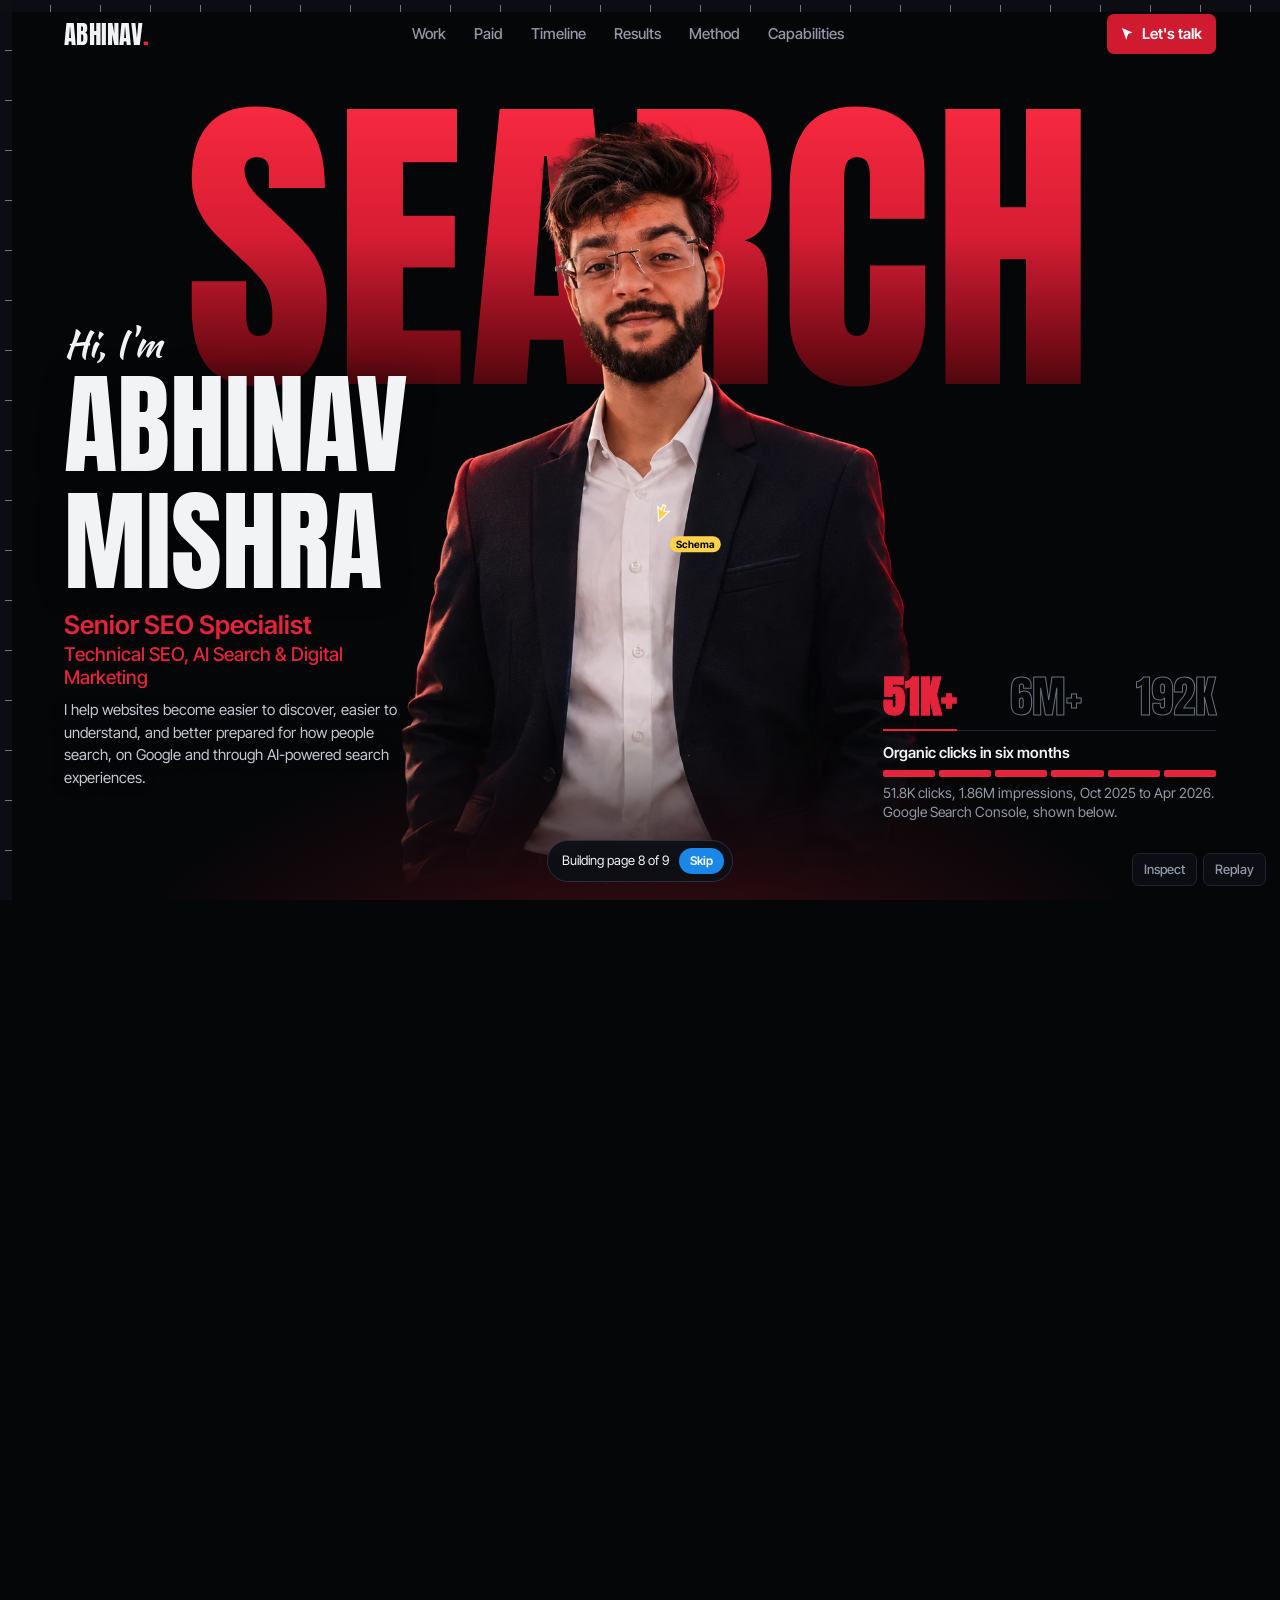
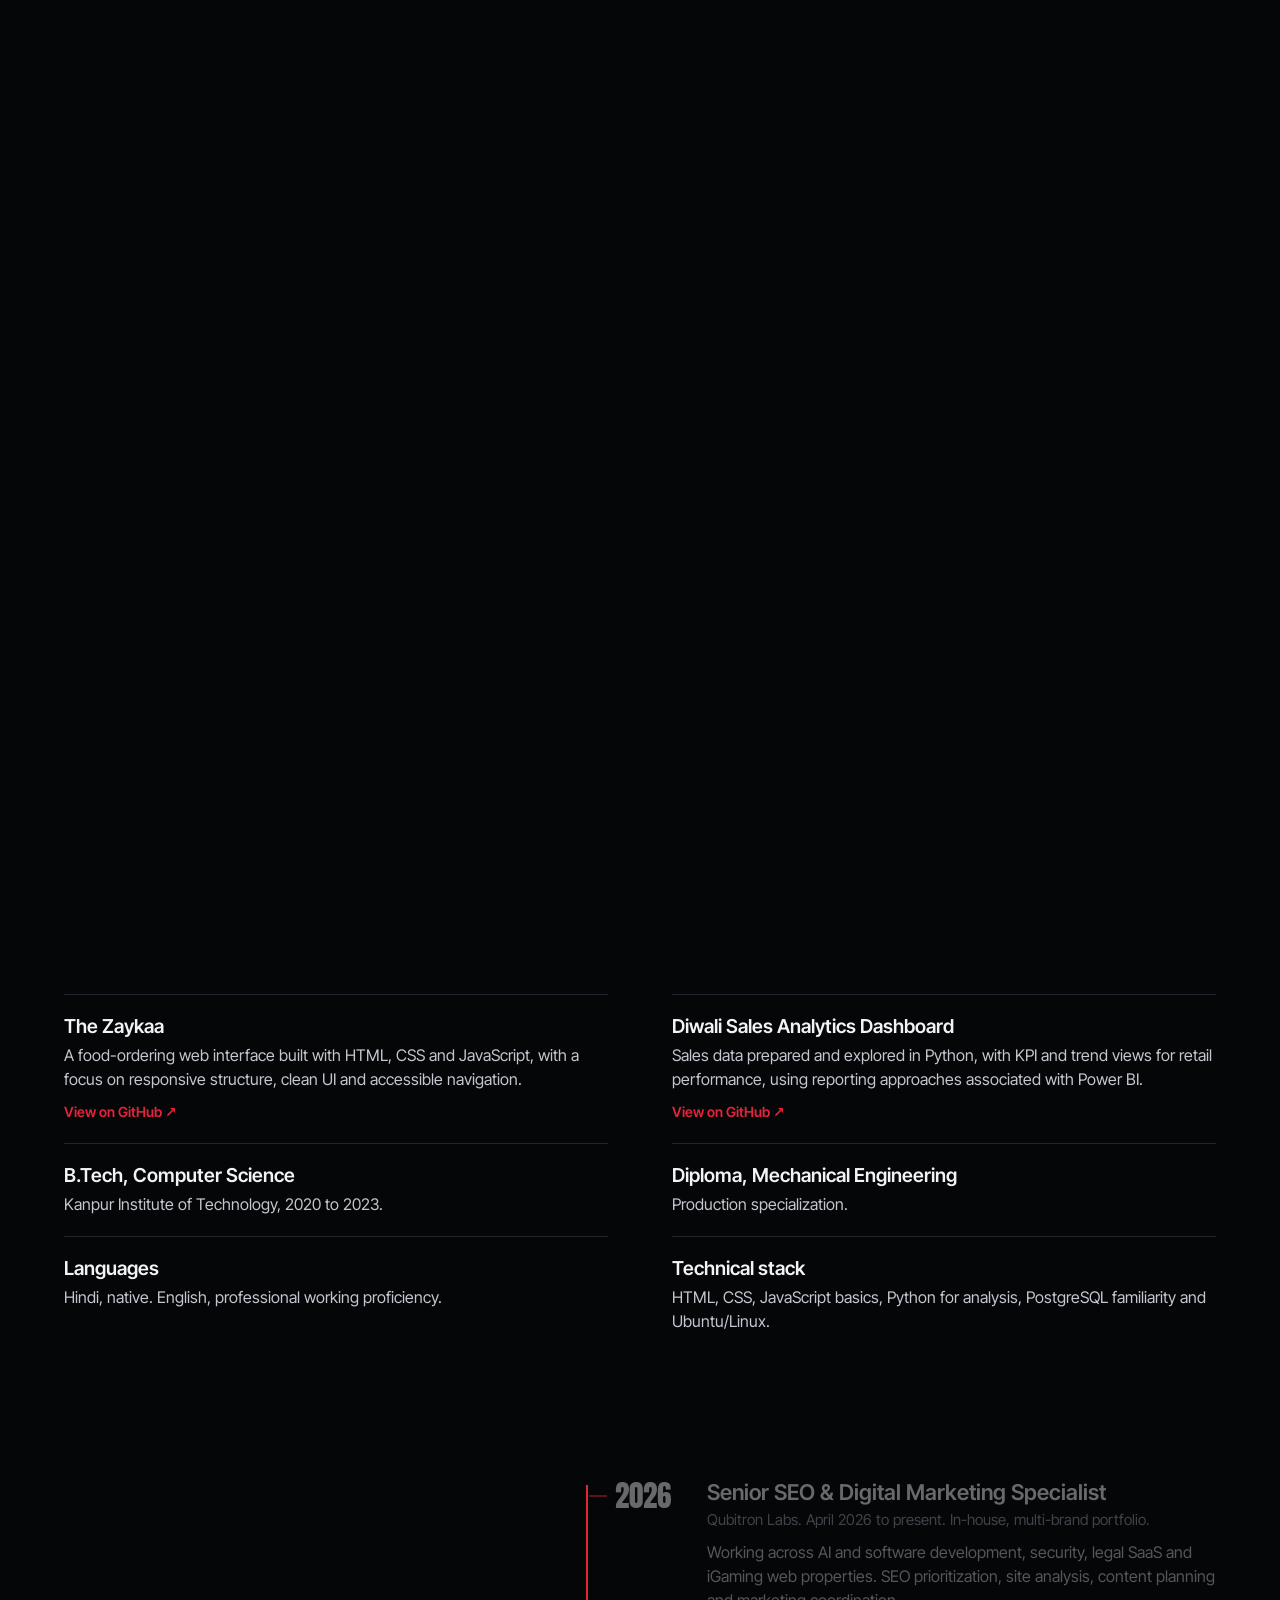
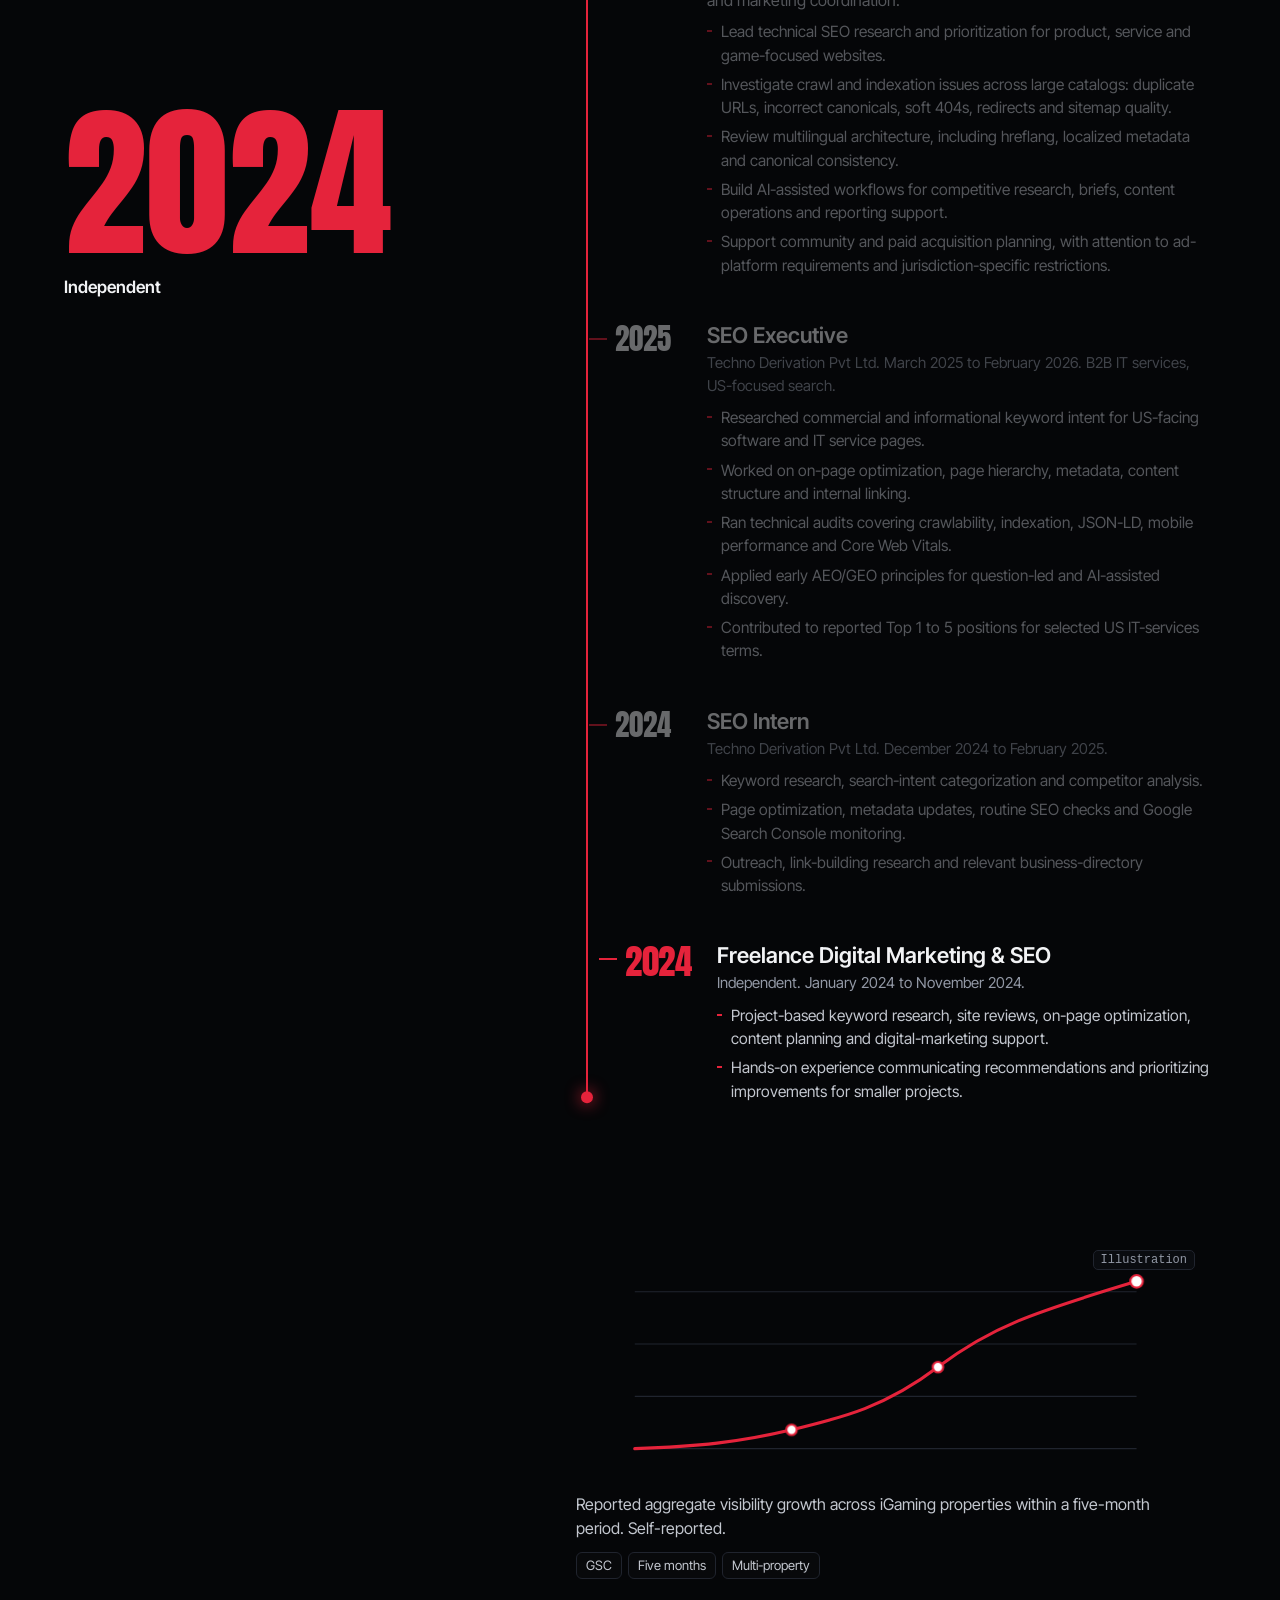
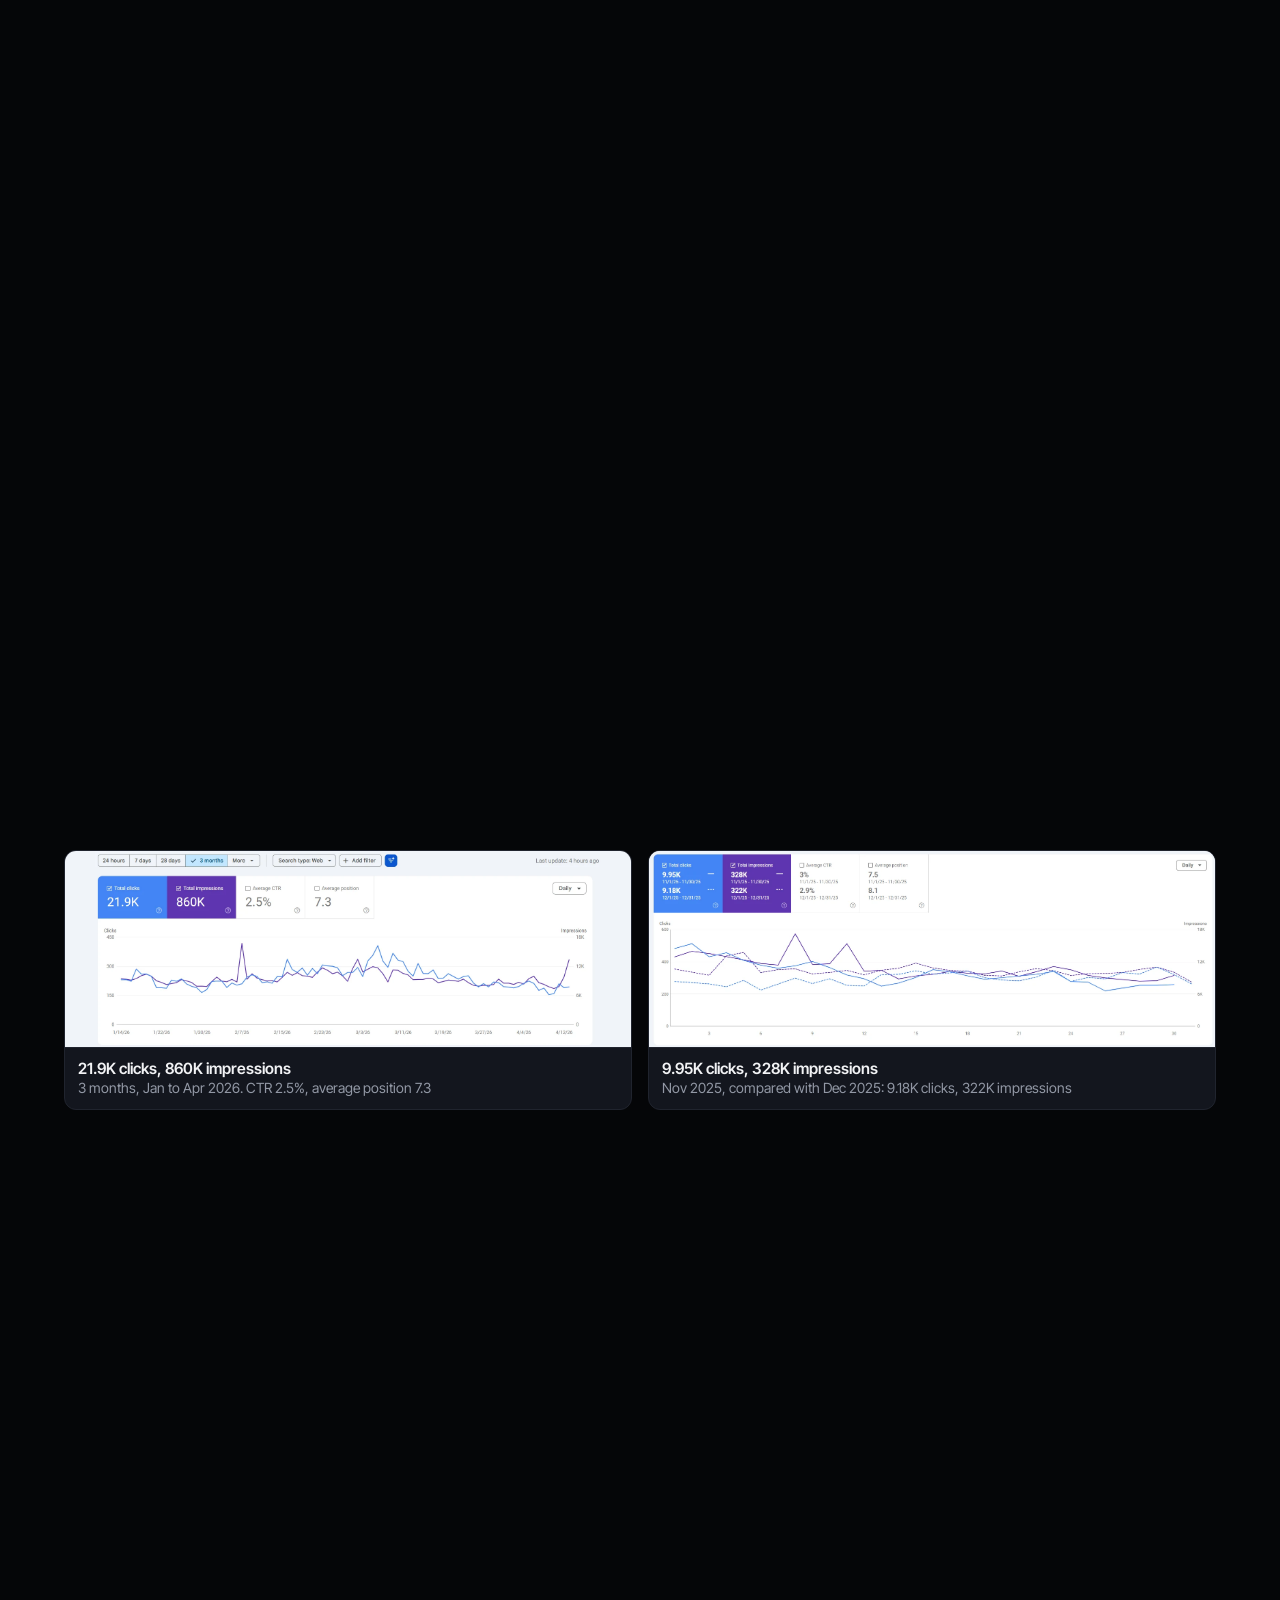
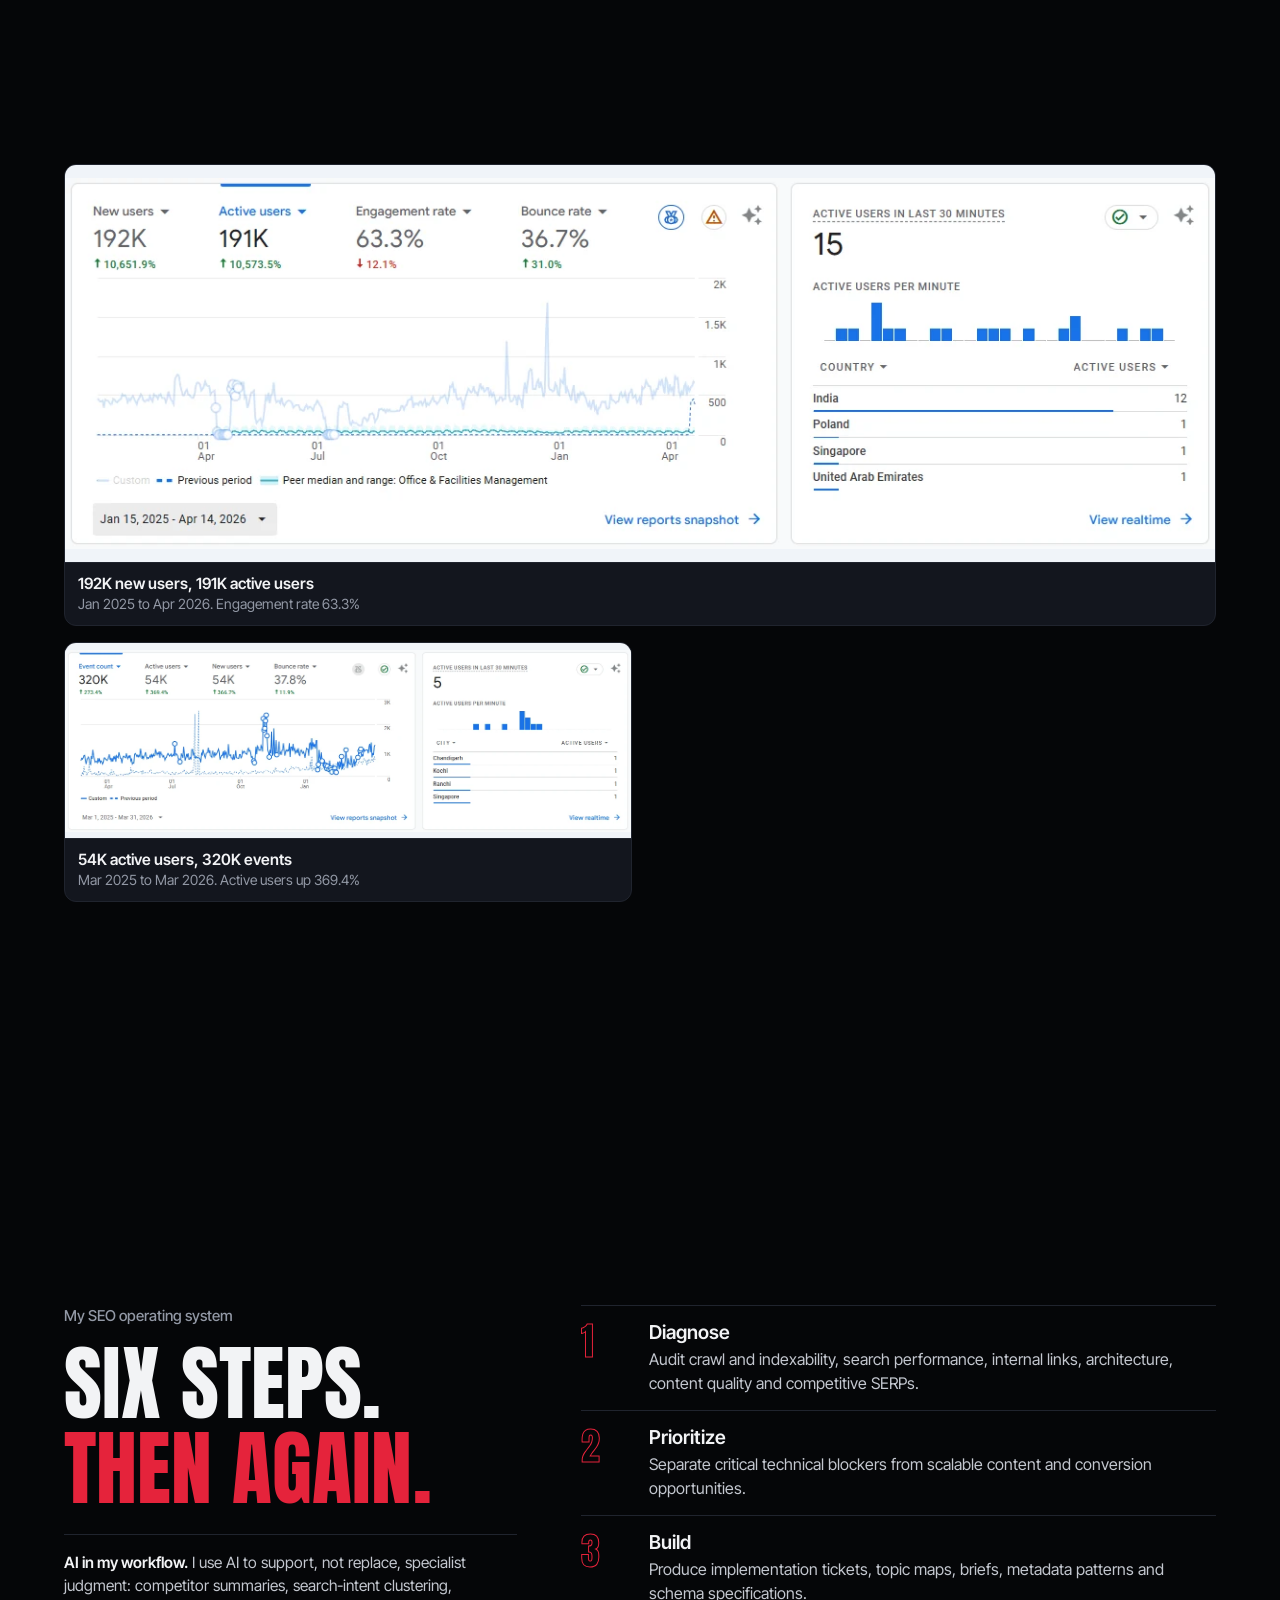
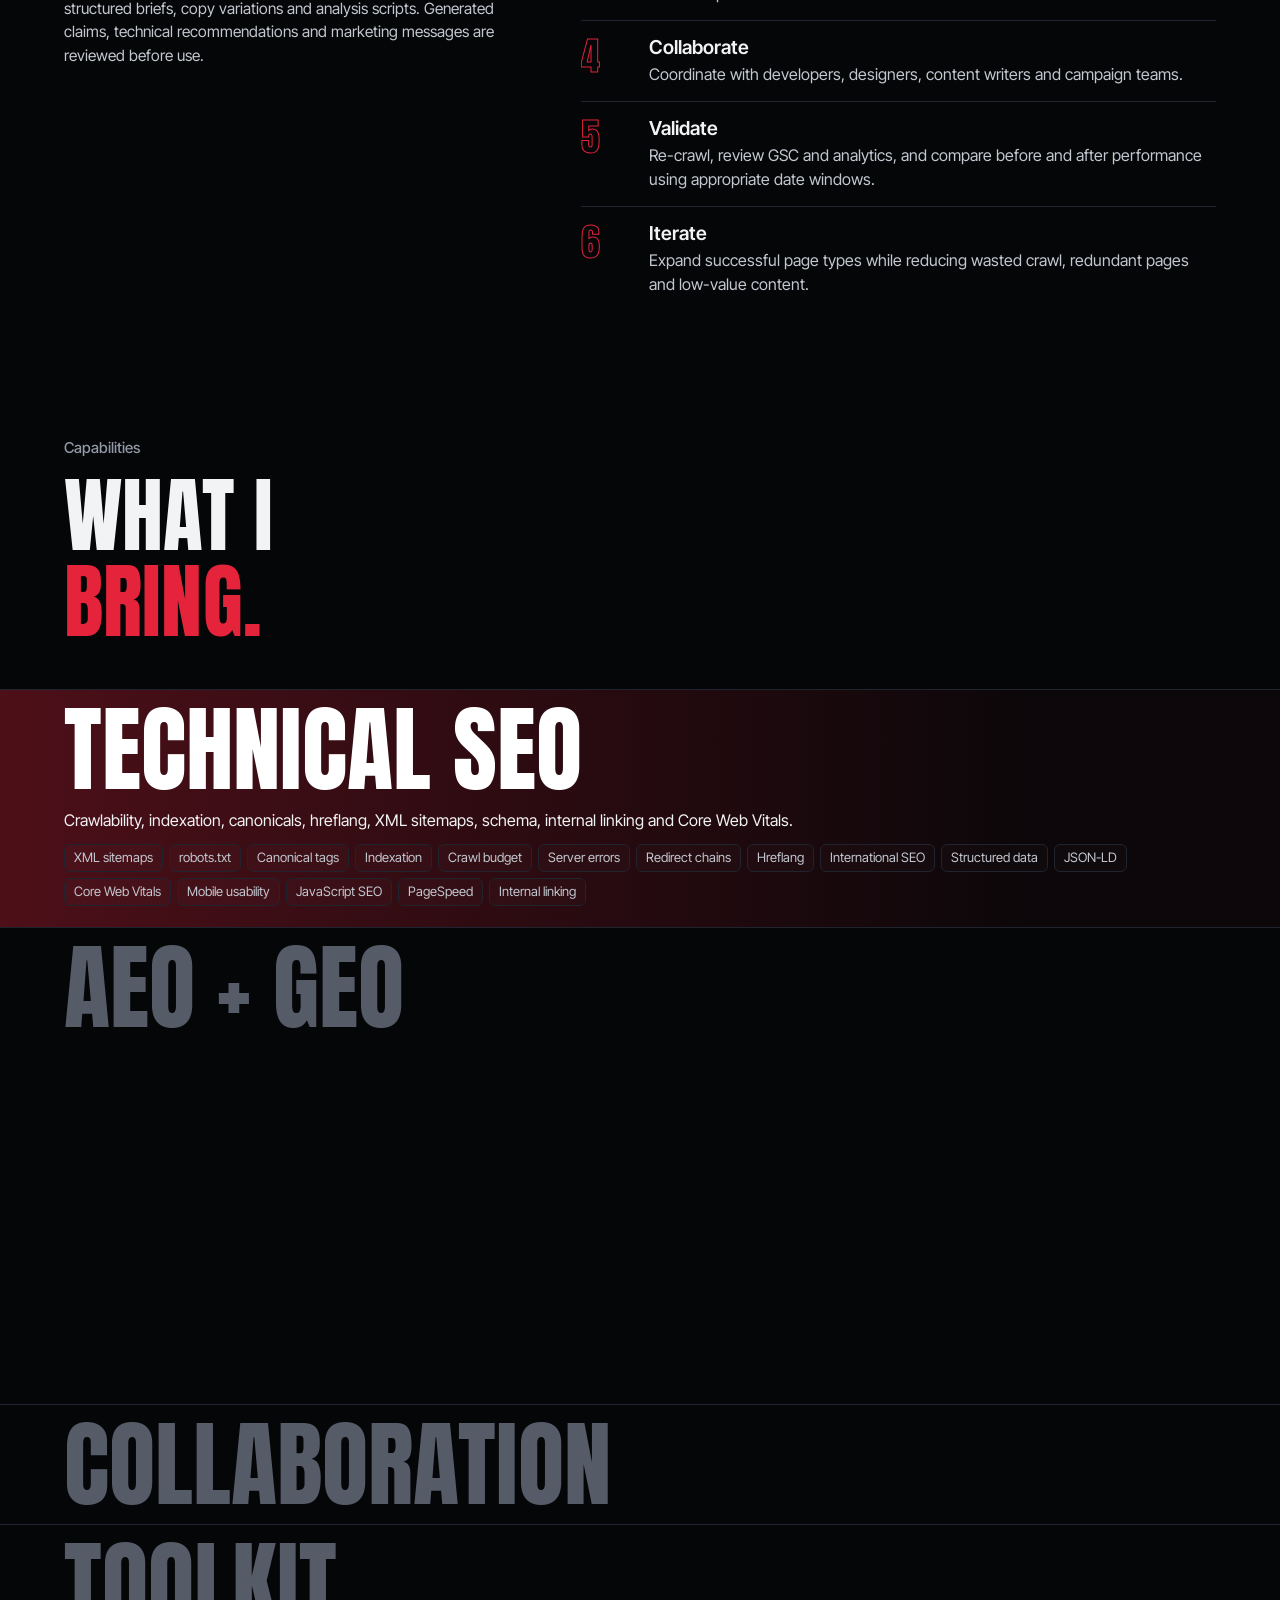
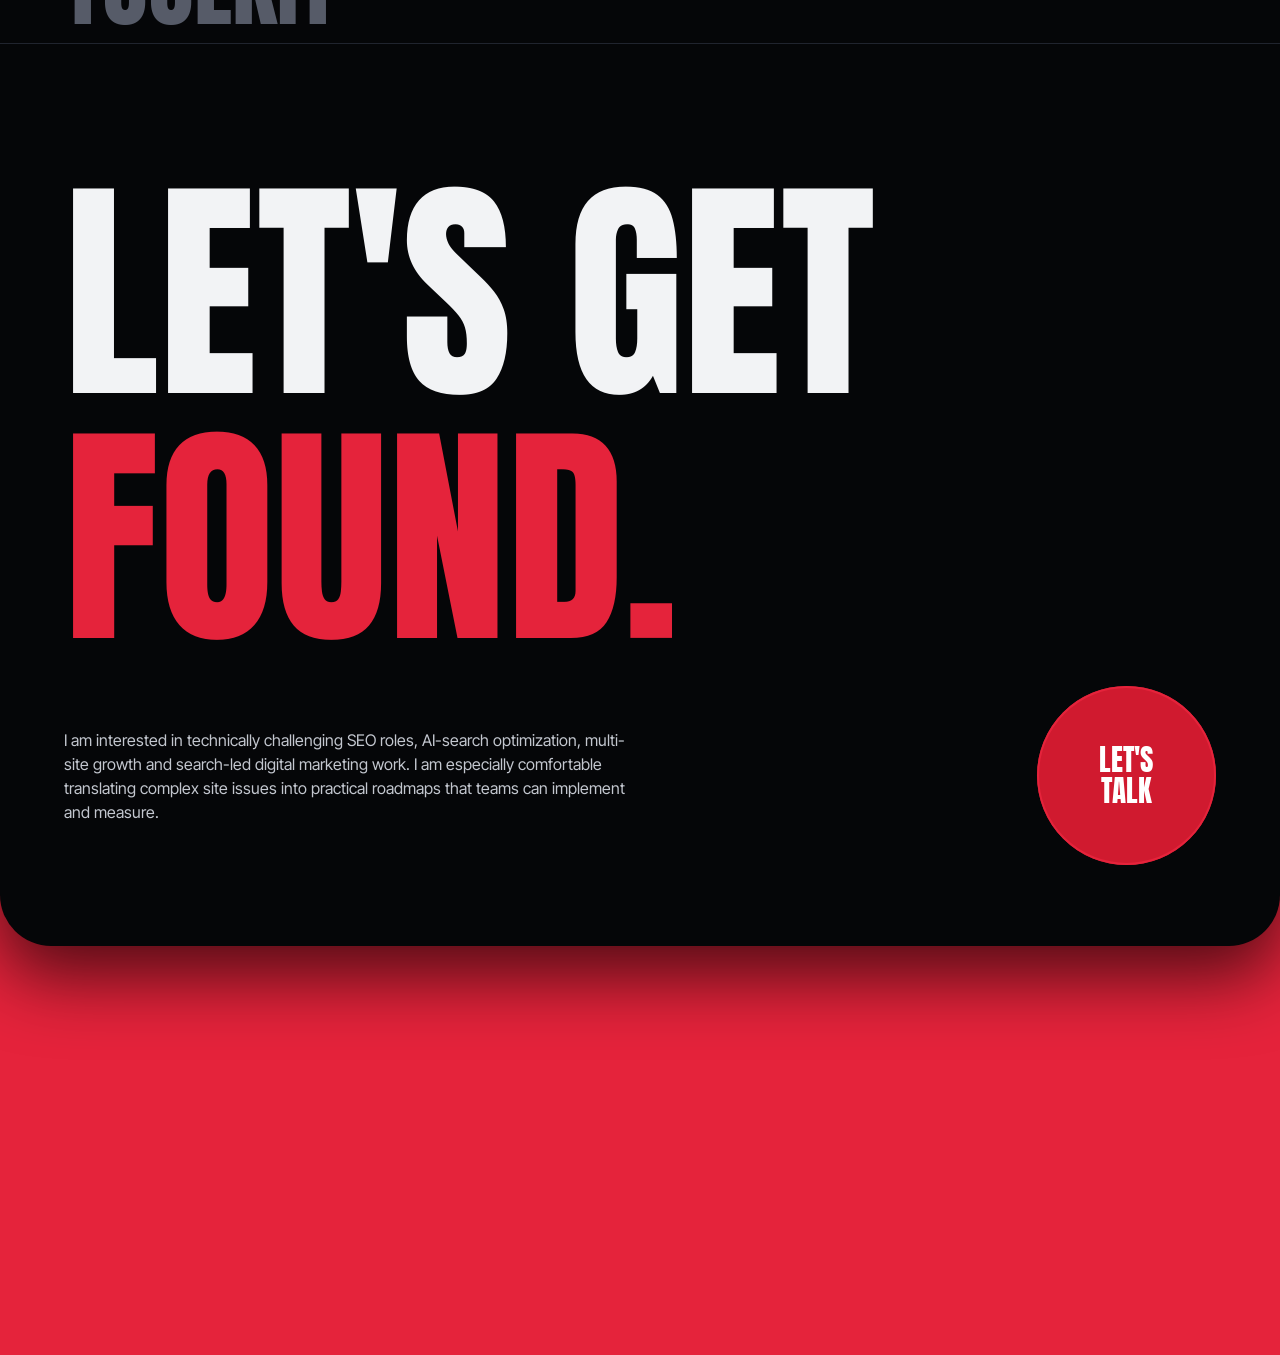
<file: index.html>
<!doctype html>
<html lang="en">
<head>
<meta charset="utf-8">
<meta name="viewport" content="width=device-width, initial-scale=1, viewport-fit=cover">
<meta name="google-site-verification" content="tgTrkOu3B8hk2SzFfJ4YdF26aa3QffpobRJGkD2yYIs" />
<title>Abhinav Mishra | Senior SEO Specialist, Technical SEO &amp; AI Search</title>
<meta name="description" content="Abhinav Mishra is a Senior SEO Specialist in Jaipur working across technical SEO, AI search optimization (AEO/GEO), international websites and paid acquisition.">
<meta name="author" content="Abhinav Mishra">
<meta name="theme-color" content="#050608">
<link rel="canonical" href="https://abhinavmishra81127-tech.github.io/portfolio/">
<meta property="og:type" content="profile">
<meta property="og:url" content="https://abhinavmishra81127-tech.github.io/portfolio/">
<meta property="og:image" content="https://abhinavmishra81127-tech.github.io/portfolio/assets/images/og.jpg">
<meta property="og:image:width" content="1200">
<meta property="og:image:height" content="630">
<meta property="og:image:alt" content="Abhinav Mishra, Senior SEO Specialist">
<meta property="og:title" content="Abhinav Mishra | Senior SEO Specialist">
<meta property="og:description" content="Helping websites become easier to discover, easier to understand and better prepared for how people search, on Google and through AI-powered search.">
<meta name="twitter:card" content="summary_large_image">
<meta name="twitter:image" content="https://abhinavmishra81127-tech.github.io/portfolio/assets/images/og.jpg">
<script>
/* Decides the build state before first paint, and guarantees the page can never stay blank. */
(function () {
  var d = document.documentElement;
  var bot = /bot|crawl|spider|slurp|lighthouse|pagespeed|facebookexternalhit|embedly|preview/i.test(navigator.userAgent);
  var still = window.matchMedia && matchMedia('(prefers-reduced-motion: reduce)').matches;
  d.classList.add('js');
  if (bot || still || /[?&]nobuild/.test(location.search)) { d.classList.add('nobuild'); return; }
  d.classList.add('building');
  setTimeout(function () {
    if (!window.__buildStarted) { d.classList.remove('building'); d.classList.add('nobuild'); }
  }, 4000);
})();
</script>
<link rel="preload" href="assets/fonts/anton.woff2" as="font" type="font/woff2" crossorigin>
<link rel="stylesheet" href="css/style.css">
<noscript><style>.slot img{opacity:1}</style></noscript>
<script type="application/ld+json">
{
  "@context": "https://schema.org",
  "@type": "Person",
  "name": "Abhinav Mishra",
  "jobTitle": "Senior SEO Specialist",
  "description": "SEO and digital marketing specialist working across technical SEO, AI search optimization, international websites and paid acquisition.",
  "email": "mailto:abhinavmishra0284@gmail.com",
  "telephone": "+91-93358-64465",
  "address": { "@type": "PostalAddress", "addressLocality": "Jaipur", "addressCountry": "IN" },
  "url": "https://abhinavmishra81127-tech.github.io/portfolio/",
  "worksFor": { "@type": "Organization", "name": "Qubitron Labs", "url": "https://qubitronlabs.com/" },
  "alumniOf": { "@type": "CollegeOrUniversity", "name": "Kanpur Institute of Technology" },
  "knowsAbout": ["Technical SEO", "Answer Engine Optimization", "Generative Engine Optimization", "International SEO", "Structured Data", "Core Web Vitals", "Performance Marketing"],
  "knowsLanguage": ["Hindi", "English"],
  "sameAs": ["https://linkedin.com/in/abhinavmishra000", "https://github.com/abhinavmishraaa"]
}
</script>
</head>
<body>
<a class="skip" href="#work">Skip to content</a>
<div class="progress" aria-hidden="true"><i id="progress"></i></div>

<header class="nav" id="nav" data-job data-hero="0" data-tool="Frame">
  <a class="logo" href="#top" data-b="small" aria-label="Abhinav Mishra, back to top">ABHINAV<span>.</span></a>
  <nav aria-label="Sections" data-b="items" data-anim="drop">
    <a href="#work" data-nav="work">Work</a>
    <a href="#paid" data-nav="paid">Paid</a>
    <a href="#timeline" data-nav="timeline">Timeline</a>
    <a href="#results" data-nav="results">Results</a>
    <a href="#method" data-nav="method">Method</a>
    <a href="#capabilities" data-nav="capabilities">Capabilities</a>
  </nav>
  <button class="btn btn-sm" type="button" data-b="btn" data-open-contact>
    <svg width="13" height="14" viewBox="0 0 13 14" aria-hidden="true"><path d="M1 1l10.5 4.6-4.4 1.5L5.3 13z" fill="#fff"/></svg>
    Let's talk
  </button>
</header>

<div class="page" id="page">
<main id="top">

<!-- HERO -->
<section class="hero" id="hero" aria-labelledby="hero-name">
  <div class="hero-glow" id="heroGlow" aria-hidden="true"></div>

  <div class="hero-word-layer" id="layerWord" aria-hidden="true">
    <div class="hero-word" data-b="word" data-hero="1" data-tool="Shape" data-guides>SEARCH</div>
  </div>

  <div class="hero-portrait-layer" id="layerPortrait">
    <figure class="slot portrait" data-b="box" data-wipe="down" data-hero="2" data-tool="Image">
      <svg class="portrait-ph" viewBox="0 0 700 900" preserveAspectRatio="xMidYMax meet" aria-hidden="true">
        <defs>
          <linearGradient id="phFill" x1="0" y1="0" x2="0" y2="1">
            <stop offset="0" stop-color="#1b1f29"/><stop offset="1" stop-color="#0a0c10"/>
          </linearGradient>
        </defs>
        <path d="M350 118c-76 0-128 58-128 136 0 56 22 106 56 136 8 8 10 18 10 28v30c0 24-14 40-38 50l-120 48C74 570 40 622 40 700v200h620V700c0-78-34-130-90-154l-120-48c-24-10-38-26-38-50v-30c0-10 2-20 10-28 34-30 56-80 56-136 0-78-52-136-128-136z" fill="url(#phFill)" stroke="#e5233b" stroke-opacity=".55" stroke-width="2"/>
      </svg>
      <span class="slot-tag">Portrait goes here</span>
      <img src="assets/images/portrait.webp" width="1122" height="1402" alt="Portrait of Abhinav Mishra" fetchpriority="high" onload="this.classList.add('loaded');this.parentNode.classList.add('filled')" onerror="this.remove()">
    </figure>
  </div>

  <div class="hero-text" id="layerText">
    <div data-job data-hero="3" data-tool="Text">
      <p class="greeting" data-b="text">Hi, I'm</p>
      <h1 class="hero-name" id="hero-name" data-b="head">Abhinav<br>Mishra</h1>
    </div>
    <div data-job data-hero="4" data-tool="Text" id="heroLower">
      <p class="hero-role" data-b="text" id="heroRole">Senior SEO Specialist<span class="role-sub">Technical SEO, AI Search &amp; Digital Marketing</span></p>
      <p class="hero-intro" data-b="text">I help websites become easier to discover, easier to understand, and better prepared for how people search, on Google and through AI-powered search experiences.</p>
      <div class="hero-cta">
        <button class="btn" type="button" data-b="btn" data-open-contact>Let's talk</button>
        <a class="btn btn-ghost" href="#work" data-b="btn">See the work</a>
      </div>
    </div>
  </div>

  <div class="hero-stats-layer" id="layerStats">
    <div class="stats" id="stats" data-b="group" data-hero="5" data-tool="Frame" data-event>
      <div class="stat-row" role="tablist" aria-label="Headline numbers">
        <button class="stat" type="button" role="tab" data-to="51" data-suffix="K+" aria-selected="false"><span class="stat-num">51K+</span></button>
        <button class="stat" type="button" role="tab" data-to="6" data-suffix="M+" aria-selected="false"><span class="stat-num">6M+</span></button>
        <button class="stat" type="button" role="tab" data-to="192" data-suffix="K" aria-selected="false"><span class="stat-num">192K</span></button>
      </div>
      <div class="stat-rule"><i id="statBar"></i></div>
      <div class="stat-details">
        <div class="stat-detail" role="tabpanel">
          <b>Organic clicks in six months</b>
          <div class="notches" aria-label="Six month period"><i></i><i></i><i></i><i></i><i></i><i></i></div>
          <span>51.8K clicks, 1.86M impressions, Oct 2025 to Apr 2026. Google Search Console, shown below.</span>
        </div>
        <div class="stat-detail" role="tabpanel">
          <b>Search impressions in 12 months</b>
          <div class="drops"><em>Search Console</em><em>Apr 2025 to Apr 2026</em></div>
          <span>6.07M impressions on one property. Report shown in Evidence below.</span>
        </div>
        <div class="stat-detail" role="tabpanel">
          <b>New users tracked in GA4</b>
          <div class="drops"><em>63.3% engagement</em><em>Jan 2025 to Apr 2026</em></div>
          <span>192K new users, 191K active users. Google Analytics, shown below.</span>
        </div>
      </div>
    </div>
  </div>
</section>

<!-- ABOUT -->
<section class="section about" id="about" aria-labelledby="about-h">
  <div class="split">
    <div data-job>
      <p class="label" data-b="text">About</p>
      <h2 class="h-section" id="about-h" data-b="head">Search work,<br><span class="hl">start to finish.</span></h2>
    </div>
    <div class="about-copy" data-job>
      <p data-b="text">I am an SEO and digital marketing specialist with experience across AI and software development, B2B IT services, legal technology, e-commerce and crypto iGaming. My work combines technical SEO, search strategy, analytics and AI-assisted workflows to solve complex website visibility problems.</p>
      <p data-b="text">I have worked with large gaming catalogs, multilingual URLs, product and service pages, and competitive international search markets. I enjoy working closely with developers and content teams to turn technical findings into practical fixes.</p>
      <p class="about-note" data-b="text"><b id="expYears" data-since="2024-01">2.9+ years</b> in digital marketing and SEO, across agency, in-house and freelance work. Based in Jaipur, India.</p>
      <script>
      /* Experience counts whole months since the start date, including the current month, so it updates on its own. */
      (function () {
        var el = document.getElementById('expYears'), p = el.dataset.since.split('-'), now = new Date();
        var months = (now.getFullYear() - +p[0]) * 12 + (now.getMonth() + 1 - +p[1]) + 1;
        if (months > 0) el.textContent = (Math.floor(months / 12 * 10) / 10) + '+ years';
      })();
      </script>
    </div>
  </div>
</section>

<!-- WORK -->
<section class="section" id="work" aria-labelledby="work-h">
  <div class="sec-head" data-job>
    <p class="label" data-b="text">Selected work</p>
    <h2 class="h-section" id="work-h" data-b="head">Ten projects.<br><span class="hl">One way of working.</span></h2>
  </div>

  <div class="cards">

    <article class="card" style="--accent:#4f9dff" data-card="qubitron" data-job data-b="box" data-wipe="diag">
      <div class="card-glow" aria-hidden="true"></div><i class="hdl tl"></i><i class="hdl tr"></i><i class="hdl bl"></i><i class="hdl br"></i>
      <span class="card-no" aria-hidden="true">01</span>
      <div class="frame" data-b="box" data-wipe="down">
        <div class="frame-bar"><i></i><i></i><i></i><span>qubitronlabs.com</span><button class="sys" type="button" aria-pressed="false">System</button></div>
        <div class="screen slot">
          <div class="skeleton" aria-hidden="true"><i></i><i></i><i></i><i></i></div>
          <img src="assets/images/work-qubitron.webp" width="1200" height="750" alt="Qubitron Labs website" loading="lazy" onload="this.classList.add('loaded')" onerror="this.remove()">
        </div>
      </div>
      <span class="tag" data-b="items" data-anim="clip"><span>AI + software</span></span>
      <h3 class="card-title" data-b="text">Qubitron Labs</h3>
      <p class="card-line" data-b="text">Search-intent page themes for AI and software engineering services, with technical audits and search-friendly specs for developers.</p>
      <div class="chips" data-b="items" data-anim="pop"><span>B2B SEO</span><span>Topical architecture</span><span>AEO/GEO planning</span></div>
      <div class="card-actions">
        <a class="btn btn-sm btn-ghost" href="https://qubitronlabs.com/" target="_blank" rel="noopener" data-b="btn">Visit site</a>
      </div>
    </article>

    <article class="card" style="--accent:#f5814d" data-card="igaming" data-job data-b="box" data-wipe="diag">
      <div class="card-glow" aria-hidden="true"></div><i class="hdl tl"></i><i class="hdl tr"></i><i class="hdl bl"></i><i class="hdl br"></i>
      <span class="card-no" aria-hidden="true">02</span>
      <div class="frame" data-b="box" data-wipe="down">
        <div class="frame-bar"><i></i><i></i><i></i><span>rillex.com</span><button class="sys" type="button" aria-pressed="false">System</button></div>
        <div class="screen slot">
          <div class="skeleton" aria-hidden="true"><i></i><i></i><i></i><i></i></div>
          <img src="assets/images/work-rillex.webp" width="1200" height="750" alt="RILLEX website" loading="lazy" onload="this.classList.add('loaded')" onerror="this.remove()">
        </div>
      </div>
      <span class="tag" data-b="items" data-anim="clip"><span>Crypto casino</span></span>
      <h3 class="card-title" data-b="text">RILLEX</h3>
      <p class="card-line" data-b="text">Crypto casino and sportsbook with 8,000+ games, live casino and USDT/USDC payments. Technical SEO across game, provider and promotion URLs.</p>
      <div class="chips" data-b="items" data-anim="pop"><span>Technical SEO</span><span>Game catalog</span><span>Multilingual</span></div>
      <div class="card-actions">
        <a class="btn btn-sm btn-ghost" href="https://rillex.com/" target="_blank" rel="noopener" data-b="btn">Visit site</a>
      </div>
    </article>

    <article class="card" style="--accent:#c8f542" data-card="igaming" data-job data-b="box" data-wipe="diag">
      <div class="card-glow" aria-hidden="true"></div><i class="hdl tl"></i><i class="hdl tr"></i><i class="hdl bl"></i><i class="hdl br"></i>
      <span class="card-no" aria-hidden="true">03</span>
      <div class="frame" data-b="box" data-wipe="down">
        <div class="frame-bar"><i></i><i></i><i></i><span>rhinobetting.com</span><button class="sys" type="button" aria-pressed="false">System</button></div>
        <div class="screen slot">
          <div class="skeleton" aria-hidden="true"><i></i><i></i><i></i><i></i></div>
          <img src="assets/images/work-rhino.webp" width="1200" height="750" alt="RhinoBetting website" loading="lazy" onload="this.classList.add('loaded')" onerror="this.remove()">
        </div>
      </div>
      <span class="tag" data-b="items" data-anim="clip"><span>Crypto sportsbook</span></span>
      <h3 class="card-title" data-b="text">RhinoBetting</h3>
      <p class="card-line" data-b="text">Crypto casino and sportsbook with slots, live dealer games and sports betting. SEO, link building and paid acquisition.</p>
      <div class="chips" data-b="items" data-anim="pop"><span>Sportsbook SEO</span><span>Link building</span><span>Paid ads</span></div>
      <div class="card-actions">
        <a class="btn btn-sm btn-ghost" href="https://rhinobetting.com/" target="_blank" rel="noopener" data-b="btn">Visit site</a>
      </div>
    </article>

    <article class="card" style="--accent:#3ddc84" data-card="igaming" data-job data-b="box" data-wipe="diag">
      <div class="card-glow" aria-hidden="true"></div><i class="hdl tl"></i><i class="hdl tr"></i><i class="hdl bl"></i><i class="hdl br"></i>
      <span class="card-no" aria-hidden="true">04</span>
      <div class="frame" data-b="box" data-wipe="down">
        <div class="frame-bar"><i></i><i></i><i></i><span>rubberluck.com</span><button class="sys" type="button" aria-pressed="false">System</button></div>
        <div class="screen slot">
          <div class="skeleton" aria-hidden="true"><i></i><i></i><i></i><i></i></div>
          <img src="assets/images/work-rubber.webp" width="1200" height="750" alt="RubberLuck website" loading="lazy" onload="this.classList.add('loaded')" onerror="this.remove()">
        </div>
      </div>
      <span class="tag" data-b="items" data-anim="clip"><span>Crypto casino</span></span>
      <h3 class="card-title" data-b="text">RubberLuck</h3>
      <p class="card-line" data-b="text">Wallet-based crypto casino and sportsbook. Indexation, canonical and hreflang fixes across game templates.</p>
      <div class="chips" data-b="items" data-anim="pop"><span>Indexation</span><span>Canonicals</span><span>Hreflang</span></div>
      <div class="card-actions">
        <a class="btn btn-sm btn-ghost" href="https://rubberluck.com/" target="_blank" rel="noopener" data-b="btn">Visit site</a>
      </div>
    </article>

    <article class="card" style="--accent:#c15cff" data-card="igaming" data-job data-b="box" data-wipe="diag">
      <div class="card-glow" aria-hidden="true"></div><i class="hdl tl"></i><i class="hdl tr"></i><i class="hdl bl"></i><i class="hdl br"></i>
      <span class="card-no" aria-hidden="true">05</span>
      <div class="frame" data-b="box" data-wipe="down">
        <div class="frame-bar"><i></i><i></i><i></i><span>jutsu.casino</span><button class="sys" type="button" aria-pressed="false">System</button></div>
        <div class="screen slot">
          <div class="skeleton" aria-hidden="true"><i></i><i></i><i></i><i></i></div>
          <img src="assets/images/work-jutsu.webp" width="1200" height="750" alt="Jutsu Casino website" loading="lazy" onload="this.classList.add('loaded')" onerror="this.remove()">
        </div>
      </div>
      <span class="tag" data-b="items" data-anim="clip"><span>Crypto casino</span></span>
      <h3 class="card-title" data-b="text">Jutsu Casino</h3>
      <p class="card-line" data-b="text">Crypto casino with slots, live tables and sportsbook from 80+ providers. SEO, link building and Meta and Telegram campaigns.</p>
      <div class="chips" data-b="items" data-anim="pop"><span>Provider pages</span><span>Link building</span><span>Social ads</span></div>
      <div class="card-actions">
        <a class="btn btn-sm btn-ghost" href="https://jutsu.casino/" target="_blank" rel="noopener" data-b="btn">Visit site</a>
      </div>
    </article>

    <article class="card" style="--accent:#56e0ff" data-card="igaming" data-job data-b="box" data-wipe="diag">
      <div class="card-glow" aria-hidden="true"></div><i class="hdl tl"></i><i class="hdl tr"></i><i class="hdl bl"></i><i class="hdl br"></i>
      <span class="card-no" aria-hidden="true">06</span>
      <div class="frame" data-b="box" data-wipe="down">
        <div class="frame-bar"><i></i><i></i><i></i><span>rakemint.com</span><button class="sys" type="button" aria-pressed="false">System</button></div>
        <div class="screen slot">
          <div class="skeleton" aria-hidden="true"><i></i><i></i><i></i><i></i></div>
          <img src="assets/images/work-rake.webp" width="1200" height="750" alt="RakeMint website" loading="lazy" onload="this.classList.add('loaded')" onerror="this.remove()">
        </div>
      </div>
      <span class="tag" data-b="items" data-anim="clip"><span>Crypto casino</span></span>
      <h3 class="card-title" data-b="text">RakeMint</h3>
      <p class="card-line" data-b="text">Crypto casino and sportsbook with 8,000+ games and USDT/USDC payments. Search-intent mapping for high-competition casino queries.</p>
      <div class="chips" data-b="items" data-anim="pop"><span>Intent mapping</span><span>Schema</span><span>Search analytics</span></div>
      <div class="card-actions">
        <a class="btn btn-sm btn-ghost" href="https://rakemint.com/" target="_blank" rel="noopener" data-b="btn">Visit site</a>
      </div>
    </article>

    <article class="card" style="--accent:#c8f542" data-card="qubitpilot" data-job data-b="box" data-wipe="diag">
      <div class="card-glow" aria-hidden="true"></div><i class="hdl tl"></i><i class="hdl tr"></i><i class="hdl bl"></i><i class="hdl br"></i>
      <span class="card-no" aria-hidden="true">07</span>
      <div class="frame" data-b="box" data-wipe="down">
        <div class="frame-bar"><i></i><i></i><i></i><span>qubitpilot.in</span><button class="sys" type="button" aria-pressed="false">System</button></div>
        <div class="screen slot">
          <div class="skeleton" aria-hidden="true"><i></i><i></i><i></i><i></i></div>
          <img src="assets/images/work-qubitpilot.webp" width="1200" height="750" alt="QubitPilot website" loading="lazy" onload="this.classList.add('loaded')" onerror="this.remove()">
        </div>
      </div>
      <span class="tag" data-b="items" data-anim="clip"><span>Legal-tech SaaS</span></span>
      <h3 class="card-title" data-b="text">QubitPilot</h3>
      <p class="card-line" data-b="text">Making product use cases understandable and searchable for two distinct audiences: advocates and chartered accountants in India.</p>
      <div class="chips" data-b="items" data-anim="pop"><span>SaaS keywords</span><span>Audience segments</span><span>AEO</span></div>
      <div class="card-actions">
        <a class="btn btn-sm btn-ghost" href="https://qubitpilot.in/" target="_blank" rel="noopener" data-b="btn">Visit site</a>
      </div>
    </article>

    <article class="card" style="--accent:#3ddc84" data-card="sequrity" data-job data-b="box" data-wipe="diag">
      <div class="card-glow" aria-hidden="true"></div><i class="hdl tl"></i><i class="hdl tr"></i><i class="hdl bl"></i><i class="hdl br"></i>
      <span class="card-no" aria-hidden="true">08</span>
      <div class="frame" data-b="box" data-wipe="down">
        <div class="frame-bar"><i></i><i></i><i></i><span>security.qubitronlabs.com</span><button class="sys" type="button" aria-pressed="false">System</button></div>
        <div class="screen slot">
          <div class="skeleton" aria-hidden="true"><i></i><i></i><i></i><i></i></div>
          <img src="assets/images/work-sequrity.webp" width="1200" height="750" alt="Sequrity website" loading="lazy" onload="this.classList.add('loaded')" onerror="this.remove()">
        </div>
      </div>
      <span class="tag" data-b="items" data-anim="clip"><span>Security services</span></span>
      <h3 class="card-title" data-b="text">Sequrity</h3>
      <p class="card-line" data-b="text">Technical positioning and discoverability planning for reverse-engineering-related services. Marketing and SEO positioning only.</p>
      <div class="chips" data-b="items" data-anim="pop"><span>Technical intent</span><span>Query mapping</span><span>Expert review</span></div>
      <div class="card-actions">
        <a class="btn btn-sm btn-ghost" href="https://security.qubitronlabs.com/" target="_blank" rel="noopener" data-b="btn">Visit site</a>
      </div>
    </article>

    <article class="card" style="--accent:#c15cff" data-card="rise" data-job data-b="box" data-wipe="diag">
      <div class="card-glow" aria-hidden="true"></div><i class="hdl tl"></i><i class="hdl tr"></i><i class="hdl bl"></i><i class="hdl br"></i>
      <span class="card-no" aria-hidden="true">09</span>
      <div class="frame" data-b="box" data-wipe="down">
        <div class="frame-bar"><i></i><i></i><i></i><span>risejewels.com</span><button class="sys" type="button" aria-pressed="false">System</button></div>
        <div class="screen slot">
          <div class="skeleton" aria-hidden="true"><i></i><i></i><i></i><i></i></div>
          <img src="assets/images/work-rise.webp" width="1200" height="750" alt="Rise Jewels website" loading="lazy" onload="this.classList.add('loaded')" onerror="this.remove()">
        </div>
      </div>
      <span class="tag" data-b="items" data-anim="clip"><span>E-commerce</span></span>
      <h3 class="card-title" data-b="text">Rise Jewels</h3>
      <p class="card-line" data-b="text">International e-commerce SEO for a jewelry brand, with markets referenced across the US, UAE and India.</p>
      <div class="chips" data-b="items" data-anim="pop"><span>Product SEO</span><span>Audits</span><span>International</span></div>
      <div class="card-actions">
        <a class="btn btn-sm btn-ghost" href="https://risejewels.com/" target="_blank" rel="noopener" data-b="btn">Visit site</a>
      </div>
    </article>

    <article class="card" style="--accent:#56e0ff" data-card="techno" data-job data-b="box" data-wipe="diag">
      <div class="card-glow" aria-hidden="true"></div><i class="hdl tl"></i><i class="hdl tr"></i><i class="hdl bl"></i><i class="hdl br"></i>
      <span class="card-no" aria-hidden="true">10</span>
      <div class="frame" data-b="box" data-wipe="down">
        <div class="frame-bar"><i></i><i></i><i></i><span>technoderivation.com</span><button class="sys" type="button" aria-pressed="false">System</button></div>
        <div class="screen slot">
          <div class="skeleton" aria-hidden="true"><i></i><i></i><i></i><i></i></div>
          <img src="assets/images/work-techno.webp" width="1200" height="750" alt="Techno Derivation project" loading="lazy" onload="this.classList.add('loaded')" onerror="this.remove()">
        </div>
      </div>
      <span class="tag" data-b="items" data-anim="clip"><span>US IT services</span></span>
      <h3 class="card-title" data-b="text">Techno Derivation</h3>
      <p class="card-line" data-b="text">Aligning service pages with US search intent. Selected keywords reported reaching Top 1 to 5 positions.</p>
      <div class="chips" data-b="items" data-anim="pop"><span>Commercial intent</span><span>Schema</span><span>Rank tracking</span></div>
      <div class="card-actions">
        <a class="btn btn-sm btn-ghost" href="https://technoderivation.com/" target="_blank" rel="noopener" data-b="btn">Visit site</a>
      </div>
    </article>

  </div>
</section>

<!-- PAID -->
<section class="section also paid" id="paid" aria-labelledby="paid-h">
  <div class="sec-head" data-job>
    <p class="label" data-b="text">Paid &amp; channels</p>
    <h2 class="h-section" id="paid-h" data-b="head">Ads that ran<br><span class="hl">where players are.</span></h2>
  </div>
  <div class="cards">

    <article class="card" style="--accent:#4f9dff" data-card="meta" data-job data-b="box" data-wipe="diag">
      <div class="card-glow" aria-hidden="true"></div><i class="hdl tl"></i><i class="hdl tr"></i><i class="hdl bl"></i><i class="hdl br"></i>
      <span class="card-no" aria-hidden="true">01</span>
      <div class="frame" data-b="box" data-wipe="down">
        <div class="frame-bar"><i></i><i></i><i></i><span>Meta Ad Library</span><button class="sys" type="button" aria-pressed="false">System</button></div>
        <div class="screen slot">
          <div class="skeleton" aria-hidden="true"><i></i><i></i><i></i><i></i></div>
          <img src="assets/images/evidence/meta-ads-creatives.webp" width="722" height="522" style="object-position:50% 0" alt="Two active Gleaming Slots Meta ads: a Big Win SC 800 voucher creative and a We Missed You up to $900 creative" loading="lazy" onload="this.classList.add('loaded')" onerror="this.remove()">
        </div>
      </div>
      <span class="tag" data-b="items" data-anim="clip"><span>5 active ads</span></span>
      <h3 class="card-title" data-b="text">Meta Ads</h3>
      <p class="card-line" data-b="text">Gleaming Slots campaigns on Facebook, Instagram, Messenger and Threads, launched Aug 12 to Oct 9, 2026.</p>
      <div class="chips" data-b="items" data-anim="pop"><span>Facebook</span><span>Instagram</span><span>Creative testing</span></div>
      <div class="card-actions"><button class="btn btn-sm btn-ghost" type="button" data-proof data-src="assets/images/evidence/meta-ads-gleaming.webp" data-w="1826" data-h="522" data-title="5 active Gleaming Slots ads" data-sub="Meta Ad Library, launched Aug 12 to Oct 9, 2026" data-alt="Five active Gleaming Slots ads in the Meta Ad Library, running on Facebook, Instagram, Messenger and Threads">See all 5 ads</button></div>
    </article>

    <article class="card" style="--accent:#56e0ff" data-card="x" data-job data-b="box" data-wipe="diag">
      <div class="card-glow" aria-hidden="true"></div><i class="hdl tl"></i><i class="hdl tr"></i><i class="hdl bl"></i><i class="hdl br"></i>
      <span class="card-no" aria-hidden="true">02</span>
      <div class="frame" data-b="box" data-wipe="down">
        <div class="frame-bar"><i></i><i></i><i></i><span>x.com/GlobalCoinHub</span><button class="sys" type="button" aria-pressed="false">System</button></div>
        <div class="screen slot">
          <div class="skeleton" aria-hidden="true"><i></i><i></i><i></i><i></i></div>
          <img src="assets/images/evidence/x-rillex.webp" width="602" height="890" style="object-position:50% 78%" alt="X post by Coin Hub - Go Global introducing Rillex Crypto Casino with the Rillex logo creative, 146K views" loading="lazy" onload="this.classList.add('loaded')" onerror="this.remove()">
        </div>
      </div>
      <span class="tag" data-b="items" data-anim="clip"><span>146K views</span></span>
      <h3 class="card-title" data-b="text">X (Twitter)</h3>
      <p class="card-line" data-b="text">Rillex launch post with crypto community partner Coin Hub, Jul 30. 146K views, 114 likes.</p>
      <div class="chips" data-b="items" data-anim="pop"><span>Partner posts</span><span>Brand reach</span><span>Crypto community</span></div>
    </article>

    <article class="card" style="--accent:#f5814d" data-card="telegram" data-job data-b="box" data-wipe="diag">
      <div class="card-glow" aria-hidden="true"></div><i class="hdl tl"></i><i class="hdl tr"></i><i class="hdl bl"></i><i class="hdl br"></i>
      <span class="card-no" aria-hidden="true">03</span>
      <div class="frame" data-b="box" data-wipe="down">
        <div class="frame-bar"><i></i><i></i><i></i><span>t.me/rillexgaming</span><button class="sys" type="button" aria-pressed="false">System</button></div>
        <div class="screen slot">
          <div class="skeleton" aria-hidden="true"><i></i><i></i><i></i><i></i></div>
          <img src="assets/images/evidence/telegram-rillex.webp" width="425" height="490" style="object-position:50% 20%" alt="Rillex Telegram post: 1,000 players celebration, 100% bonus up to $200 with promo code RILLEXBIG200" loading="lazy" onload="this.classList.add('loaded')" onerror="this.remove()">
        </div>
      </div>
      <span class="tag" data-b="items" data-anim="clip"><span>RILLEXBIG200</span></span>
      <h3 class="card-title" data-b="text">Telegram</h3>
      <p class="card-line" data-b="text">Channel posts and promo-code funnels, like the Rillex 1,000-player $200 celebration bonus.</p>
      <div class="chips" data-b="items" data-anim="pop"><span>Channel posts</span><span>Promo codes</span><span>Funnels</span></div>
    </article>

    <article class="card" style="--accent:#c15cff" data-card="twitch" data-job data-b="box" data-wipe="diag">
      <div class="card-glow" aria-hidden="true"></div><i class="hdl tl"></i><i class="hdl tr"></i><i class="hdl bl"></i><i class="hdl br"></i>
      <span class="card-no" aria-hidden="true">04</span>
      <div class="frame" data-b="box" data-wipe="down">
        <div class="frame-bar"><i></i><i></i><i></i><span>Twitch analytics</span><button class="sys" type="button" aria-pressed="false">System</button></div>
        <div class="screen slot">
          <div class="skeleton" aria-hidden="true"><i></i><i></i><i></i><i></i></div>
          <img src="assets/images/evidence/twitch-stats.webp" width="1743" height="602" style="object-position:0 50%" alt="Twitch daily average viewers chart, Sep 2025 to Nov 2026, rising from about 30 to a peak near 110" loading="lazy" onload="this.classList.add('loaded')" onerror="this.remove()">
        </div>
      </div>
      <span class="tag" data-b="items" data-anim="clip"><span>~110 peak viewers</span></span>
      <h3 class="card-title" data-b="text">Twitch streaming</h3>
      <p class="card-line" data-b="text">Channel growth from Sep 2025 to Nov 2026. Daily average viewers grew from ~30 to 60–75, with a peak near 110.</p>
      <div class="chips" data-b="items" data-anim="pop"><span>Sponsored streams</span><span>Chat engagement</span><span>Promo codes</span></div>
    </article>

    <article class="card" style="--accent:#c8f542" data-card="adult" data-job data-b="box" data-wipe="diag">
      <div class="card-glow" aria-hidden="true"></div><i class="hdl tl"></i><i class="hdl tr"></i><i class="hdl bl"></i><i class="hdl br"></i>
      <span class="card-no" aria-hidden="true">05</span>
      <div class="frame" data-b="box" data-wipe="down">
        <div class="frame-bar"><i></i><i></i><i></i><span>TrafficStars</span><button class="sys" type="button" aria-pressed="false">System</button></div>
        <div class="screen slot">
          <div class="skeleton" aria-hidden="true"><i></i><i></i><i></i><i></i></div>
          <img src="assets/images/evidence/trafficstars-stats.webp" width="1260" height="915" style="object-position:0 0" alt="TrafficStars adult ad network dashboard, Oct 20 to Nov 19 2026: 3.574M impressions on a 99.99 USD budget" loading="lazy" onload="this.classList.add('loaded')" onerror="this.remove()">
        </div>
      </div>
      <span class="tag" data-b="items" data-anim="clip"><span>3.57M impressions</span></span>
      <h3 class="card-title" data-b="text">Adult ad networks</h3>
      <p class="card-line" data-b="text">Native and banner placements for 18+ iGaming offers. 3.57M impressions on a $99.99 budget, Oct 20 to Nov 19, 2026.</p>
      <div class="chips" data-b="items" data-anim="pop"><span>TrafficStars</span><span>Native &amp; banner</span><span>Geo-targeting</span></div>
    </article>

    <article class="card" style="--accent:#4f9dff" data-card="google" data-job data-b="box" data-wipe="diag">
      <div class="card-glow" aria-hidden="true"></div><i class="hdl tl"></i><i class="hdl tr"></i><i class="hdl bl"></i><i class="hdl br"></i>
      <span class="card-no" aria-hidden="true">06</span>
      <div class="frame" data-b="box" data-wipe="down">
        <div class="frame-bar"><i></i><i></i><i></i><span>ads.google.com</span><button class="sys" type="button" aria-pressed="false">System</button></div>
        <div class="screen slot">
          <div class="screen-g" aria-hidden="true"><span>Search</span><span>Display</span><span>GA4</span></div>
        </div>
      </div>
      <span class="tag" data-b="items" data-anim="clip"><span>Search + Display</span></span>
      <h3 class="card-title" data-b="text">Google Ads</h3>
      <p class="card-line" data-b="text">Search and display campaigns for eligible markets, with keyword research shared with SEO, landing-page alignment and GA4 conversion tracking.</p>
      <div class="chips" data-b="items" data-anim="pop"><span>Search</span><span>Display</span><span>Conversion tracking</span></div>
    </article>

  </div>
</section>

<!-- ALSO -->
<section class="section also" id="also" aria-labelledby="also-h">
  <div class="sec-head" data-job>
    <p class="label" data-b="text">Also</p>
    <h2 class="h-section" id="also-h" data-b="head">Beyond<br><span class="hl">the SERP.</span></h2>
  </div>
  <div class="also-list">
    <div class="also-row" data-b="ride" data-ride="row"><h3>The Zaykaa</h3><p>A food-ordering web interface built with HTML, CSS and JavaScript, with a focus on responsive structure, clean UI and accessible navigation.</p><a class="also-link" href="https://github.com/abhinavmishra81127-tech/zakaya-food-delivery" target="_blank" rel="noopener">View on GitHub<span aria-hidden="true"> ↗</span></a></div>
    <div class="also-row" data-b="ride" data-ride="row"><h3>Diwali Sales Analytics Dashboard</h3><p>Sales data prepared and explored in Python, with KPI and trend views for retail performance, using reporting approaches associated with Power BI.</p><a class="also-link" href="https://github.com/abhinavmishra81127-tech/data-analytic" target="_blank" rel="noopener">View on GitHub<span aria-hidden="true"> ↗</span></a></div>
    <div class="also-row" data-b="ride" data-ride="row"><h3>B.Tech, Computer Science</h3><p>Kanpur Institute of Technology, 2020 to 2023.</p></div>
    <div class="also-row" data-b="ride" data-ride="row"><h3>Diploma, Mechanical Engineering</h3><p>Production specialization.</p></div>
    <div class="also-row" data-b="ride" data-ride="row"><h3>Languages</h3><p>Hindi, native. English, professional working proficiency.</p></div>
    <div class="also-row" data-b="ride" data-ride="row"><h3>Technical stack</h3><p>HTML, CSS, JavaScript basics, Python for analysis, PostgreSQL familiarity and Ubuntu/Linux.</p></div>
  </div>
</section>

<!-- TIMELINE -->
<section class="section timeline" id="timeline" aria-labelledby="timeline-h">
  <div class="tl-left">
    <div class="tl-sticky">
      <div data-job>
        <p class="label" data-b="text">Timeline</p>
        <h2 class="h-section" id="timeline-h" data-b="head">How I<br><span class="hl">got here.</span></h2>
      </div>
      <div class="tl-year" id="tlYear" aria-hidden="true"></div>
      <p class="tl-current" id="tlCurrent" aria-live="off">Qubitron Labs</p>
    </div>
  </div>
  <ol class="tl-right" id="tlRows">
    <li class="tl-rail" aria-hidden="true"><i id="railFill"></i><b id="railDot"></b></li>
    <li class="tl-row" data-year="2026" data-b="ride" data-ride="tl" data-org="Qubitron Labs">
      <span class="tl-y">2026</span>
      <div>
        <h3>Senior SEO &amp; Digital Marketing Specialist</h3>
        <p class="tl-meta">Qubitron Labs. April 2026 to present. In-house, multi-brand portfolio.</p>
        <p>Working across AI and software development, security, legal SaaS and iGaming web properties. SEO prioritization, site analysis, content planning and marketing coordination.</p>
        <ul>
          <li>Lead technical SEO research and prioritization for product, service and game-focused websites.</li>
          <li>Investigate crawl and indexation issues across large catalogs: duplicate URLs, incorrect canonicals, soft 404s, redirects and sitemap quality.</li>
          <li>Review multilingual architecture, including hreflang, localized metadata and canonical consistency.</li>
          <li>Build AI-assisted workflows for competitive research, briefs, content operations and reporting support.</li>
          <li>Support community and paid acquisition planning, with attention to ad-platform requirements and jurisdiction-specific restrictions.</li>
        </ul>
      </div>
    </li>
    <li class="tl-row" data-year="2025" data-b="ride" data-ride="tl" data-org="Techno Derivation">
      <span class="tl-y">2025</span>
      <div>
        <h3>SEO Executive</h3>
        <p class="tl-meta">Techno Derivation Pvt Ltd. March 2025 to February 2026. B2B IT services, US-focused search.</p>
        <ul>
          <li>Researched commercial and informational keyword intent for US-facing software and IT service pages.</li>
          <li>Worked on on-page optimization, page hierarchy, metadata, content structure and internal linking.</li>
          <li>Ran technical audits covering crawlability, indexation, JSON-LD, mobile performance and Core Web Vitals.</li>
          <li>Applied early AEO/GEO principles for question-led and AI-assisted discovery.</li>
          <li>Contributed to reported Top 1 to 5 positions for selected US IT-services terms.</li>
        </ul>
      </div>
    </li>
    <li class="tl-row" data-year="2024" data-b="ride" data-ride="tl" data-org="Techno Derivation">
      <span class="tl-y">2024</span>
      <div>
        <h3>SEO Intern</h3>
        <p class="tl-meta">Techno Derivation Pvt Ltd. December 2024 to February 2025.</p>
        <ul>
          <li>Keyword research, search-intent categorization and competitor analysis.</li>
          <li>Page optimization, metadata updates, routine SEO checks and Google Search Console monitoring.</li>
          <li>Outreach, link-building research and relevant business-directory submissions.</li>
        </ul>
      </div>
    </li>
    <li class="tl-row" data-year="2024" data-b="ride" data-ride="tl" data-org="Independent">
      <span class="tl-y">2024</span>
      <div>
        <h3>Freelance Digital Marketing &amp; SEO</h3>
        <p class="tl-meta">Independent. January 2024 to November 2024.</p>
        <ul>
          <li>Project-based keyword research, site reviews, on-page optimization, content planning and digital-marketing support.</li>
          <li>Hands-on experience communicating recommendations and prioritizing improvements for smaller projects.</li>
        </ul>
      </div>
    </li>
  </ol>
</section>

<!-- RESULTS / FINDINGS -->
<section class="section findings" id="results" aria-labelledby="results-h">
  <div class="bench">
    <div class="bench-left">
      <div data-job>
        <p class="label" data-b="text">Selected results</p>
        <h2 class="h-findings" id="results-h" data-b="head">What moved,<br><span class="hl">and how I'd measure it.</span></h2>
      </div>
      <div class="f-list" role="tablist" aria-label="Results" data-b="group">
        <button class="f-item" type="button" role="tab" data-mark="0→300K"><span class="f-mark">0→300K</span><span class="f-title">Organic impressions</span></button>
        <button class="f-item" type="button" role="tab" data-mark="TOP 1–5"><span class="f-mark">TOP 1–5</span><span class="f-title">US IT-services rankings</span></button>
        <button class="f-item" type="button" role="tab" data-mark="8K×18"><span class="f-mark">8K×18</span><span class="f-title">Pages × language variants</span></button>
      </div>
    </div>
    <div class="plate-wrap">
      <div class="plate" data-b="box" data-wipe="lr">
        <div class="pane" role="tabpanel">
          <div class="pane-draw">
            <span class="illus">Illustration</span>
            <svg viewBox="0 0 520 220" role="img" aria-label="Illustration of a rising line chart">
              <g class="gridlines"><path d="M20 40H500M20 90H500M20 140H500M20 190H500"/></g>
              <path class="draw" pathLength="1" style="--i:0" d="M20 190C80 188 120 184 170 172S260 150 310 112 400 60 500 30"/>
              <circle class="pop" style="--i:3" cx="170" cy="172" r="5"/><circle class="pop" style="--i:4" cx="310" cy="112" r="5"/><circle class="pop" style="--i:5" cx="500" cy="30" r="6"/>
            </svg>
          </div>
          <p>Reported aggregate visibility growth across iGaming properties within a five-month period. Self-reported.</p>
          <div class="chips"><span>GSC</span><span>Five months</span><span>Multi-property</span></div>
        </div>
        <div class="pane" role="tabpanel">
          <div class="pane-draw">
            <span class="illus">Illustration</span>
            <div class="ranks">
              <div style="--i:0"><b>1</b><i></i></div><div style="--i:1"><b>2</b><i></i></div><div style="--i:2"><b>3</b><i></i></div><div style="--i:3"><b>4</b><i></i></div><div style="--i:4"><b>5</b><i></i></div>
            </div>
          </div>
          <p>Reported positions for selected competitive US IT-services keywords. Self-reported.</p>
          <div class="chips"><span>US SERPs</span><span>Commercial intent</span><span>Service pages</span></div>
        </div>
        <div class="pane" role="tabpanel">
          <div class="pane-draw">
            <span class="illus">Illustration</span>
            <div class="cells" id="cells" aria-hidden="true"></div>
          </div>
          <p>Technical SEO scope: a large game catalog with an 18-language URL setup. Scope only, not a ranking or indexation result.</p>
          <div class="chips"><span>Hreflang</span><span>Canonicals</span><span>Segmented sitemaps</span></div>
        </div>
      </div>
      <p class="measure" data-b="text"><b>How I measure success:</b> qualified organic visibility, crawl and indexation health, relevant rankings, engaged sessions, conversions and sustainable acquisition, not impressions alone.</p>
    </div>
  </div>
</section>

<!-- EVIDENCE -->
<section class="section evidence" id="evidence" aria-labelledby="evidence-h">
  <div class="sec-head" data-job>
    <p class="label" data-b="text">Evidence</p>
    <h2 class="h-section" id="evidence-h" data-b="head">Numbers<br><span class="hl">need proof.</span></h2>
  </div>
  <div data-job><p class="ev-note" data-b="text">Screenshots from Google Search Console and Google Analytics, shown as captured. Site names are not shown. Reports can overlap, so the figures should not be added together. Select a report to enlarge it.</p></div>
  <div class="ev-group">
    <div data-job><h3 class="ev-group-h" data-b="text">Google Search Console</h3></div>
  <div class="ev-grid">
    <figure class="ev" data-b="box" data-wipe="down"><button class="ev-open" type="button" data-proof aria-label="Enlarge report: 51.8K clicks, 1.86M impressions"><img src="assets/images/evidence/report-01.webp" width="1482" height="558" alt="Google Search Console report: 51.8K clicks, 1.86M impressions. 6 months, Oct 2025 to Apr 2026. CTR 2.8%, average position 7.6" loading="lazy"></button><figcaption><b>51.8K clicks, 1.86M impressions</b><span>6 months, Oct 2025 to Apr 2026. CTR 2.8%, average position 7.6</span></figcaption></figure>
    <figure class="ev" data-b="box" data-wipe="down"><button class="ev-open" type="button" data-proof aria-label="Enlarge report: 22.4K clicks, 858K impressions"><img src="assets/images/evidence/report-02.webp" width="1553" height="520" alt="Google Search Console report: 22.4K clicks, 858K impressions. 6 months, Oct 2025 to Apr 2026. CTR 2.6%, average position 7.6" loading="lazy"></button><figcaption><b>22.4K clicks, 858K impressions</b><span>6 months, Oct 2025 to Apr 2026. CTR 2.6%, average position 7.6</span></figcaption></figure>
    <figure class="ev" data-b="box" data-wipe="down"><button class="ev-open" type="button" data-proof aria-label="Enlarge report: 21.9K clicks, 860K impressions"><img src="assets/images/evidence/report-03.webp" width="1482" height="572" alt="Google Search Console report: 21.9K clicks, 860K impressions. 3 months, Jan to Apr 2026. CTR 2.5%, average position 7.3" loading="lazy"></button><figcaption><b>21.9K clicks, 860K impressions</b><span>3 months, Jan to Apr 2026. CTR 2.5%, average position 7.3</span></figcaption></figure>
    <figure class="ev" data-b="box" data-wipe="down"><button class="ev-open" type="button" data-proof aria-label="Enlarge report: 9.95K clicks, 328K impressions"><img src="assets/images/evidence/report-07.webp" width="1545" height="533" alt="Google Search Console report: 9.95K clicks, 328K impressions. Nov 2025, compared with Dec 2025: 9.18K clicks, 322K impressions" loading="lazy"></button><figcaption><b>9.95K clicks, 328K impressions</b><span>Nov 2025, compared with Dec 2025: 9.18K clicks, 322K impressions</span></figcaption></figure>
    <figure class="ev" data-b="box" data-wipe="down"><button class="ev-open" type="button" data-proof aria-label="Enlarge report: 10.5K clicks, 6.07M impressions"><img src="assets/images/evidence/report-05.webp" width="1554" height="533" alt="Google Search Console report: 10.5K clicks, 6.07M impressions. 12 months, Apr 2025 to Apr 2026. CTR 0.2%, average position 23.4" loading="lazy"></button><figcaption><b>10.5K clicks, 6.07M impressions</b><span>12 months, Apr 2025 to Apr 2026. CTR 0.2%, average position 23.4</span></figcaption></figure>
    <figure class="ev" data-b="box" data-wipe="down"><button class="ev-open" type="button" data-proof aria-label="Enlarge report: 8.6K clicks, 572K impressions"><img src="assets/images/evidence/report-04.webp" width="1535" height="476" alt="Google Search Console report: 8.6K clicks, 572K impressions. 3 months, Aug to Nov 2025. CTR 1.5%, average position 9.4" loading="lazy"></button><figcaption><b>8.6K clicks, 572K impressions</b><span>3 months, Aug to Nov 2025. CTR 1.5%, average position 9.4</span></figcaption></figure>
    <figure class="ev" data-b="box" data-wipe="down"><button class="ev-open" type="button" data-proof aria-label="Enlarge report: 4.75K clicks, 4.15M impressions"><img src="assets/images/evidence/report-06.webp" width="1554" height="530" alt="Google Search Console report: 4.75K clicks, 4.15M impressions. 6 months, Oct 2025 to Apr 2026. CTR 0.1%, average position 13.7" loading="lazy"></button><figcaption><b>4.75K clicks, 4.15M impressions</b><span>6 months, Oct 2025 to Apr 2026. CTR 0.1%, average position 13.7</span></figcaption></figure>
  </div>
  </div>
  <div class="ev-group">
    <div data-job><h3 class="ev-group-h" data-b="text">Google Analytics</h3></div>
  <div class="ev-grid">
    <figure class="ev ev-feature" data-b="box" data-wipe="down"><button class="ev-open" type="button" data-proof aria-label="Enlarge report: 192K new users, 191K active users"><img src="assets/images/evidence/report-09.webp" width="1198" height="387" alt="Google Analytics report: 192K new users, 191K active users. Jan 2025 to Apr 2026. Engagement rate 63.3%" loading="lazy"></button><figcaption><b>192K new users, 191K active users</b><span>Jan 2025 to Apr 2026. Engagement rate 63.3%</span></figcaption></figure>
    <figure class="ev" data-b="box" data-wipe="down"><button class="ev-open" type="button" data-proof aria-label="Enlarge report: 54K active users, 320K events"><img src="assets/images/evidence/report-10.webp" width="1198" height="387" alt="Google Analytics report: 54K active users, 320K events. Mar 2025 to Mar 2026. Active users up 369.4%" loading="lazy"></button><figcaption><b>54K active users, 320K events</b><span>Mar 2025 to Mar 2026. Active users up 369.4%</span></figcaption></figure>
    <figure class="ev" data-b="box" data-wipe="down"><button class="ev-open" type="button" data-proof aria-label="Enlarge report: 18K active users, 17K new users"><img src="assets/images/evidence/report-12.webp" width="1200" height="388" alt="Google Analytics report: 18K active users, 17K new users. Last 30 days, to mid-April. Active users up 17.4%" loading="lazy"></button><figcaption><b>18K active users, 17K new users</b><span>Last 30 days, to mid-April. Active users up 17.4%</span></figcaption></figure>
    <figure class="ev" data-b="box" data-wipe="down"><button class="ev-open" type="button" data-proof aria-label="Enlarge report: 4.9K active users, 27K events"><img src="assets/images/evidence/report-13.webp" width="1200" height="388" alt="Google Analytics report: 4.9K active users, 27K events. March. New users up 141.5%" loading="lazy"></button><figcaption><b>4.9K active users, 27K events</b><span>March. New users up 141.5%</span></figcaption></figure>
  </div>
  </div>
</section>

<!-- METHOD -->
<section class="section method" id="method" aria-labelledby="method-h">
  <div class="split">
    <div class="method-left">
      <div data-job>
        <p class="label" data-b="text">My SEO operating system</p>
        <h2 class="h-section" id="method-h" data-b="head">Six steps.<br><span class="hl">Then again.</span></h2>
      </div>
      <p class="method-ai" data-b="text"><b>AI in my workflow.</b> I use AI to support, not replace, specialist judgment: competitor summaries, search-intent clustering, structured briefs, copy variations and analysis scripts. Generated claims, technical recommendations and marketing messages are reviewed before use.</p>
    </div>
    <ol class="steps">
      <li data-b="ride" data-ride="row"><span>1</span><div><h3>Diagnose</h3><p>Audit crawl and indexability, search performance, internal links, architecture, content quality and competitive SERPs.</p></div></li>
      <li data-b="ride" data-ride="row"><span>2</span><div><h3>Prioritize</h3><p>Separate critical technical blockers from scalable content and conversion opportunities.</p></div></li>
      <li data-b="ride" data-ride="row"><span>3</span><div><h3>Build</h3><p>Produce implementation tickets, topic maps, briefs, metadata patterns and schema specifications.</p></div></li>
      <li data-b="ride" data-ride="row"><span>4</span><div><h3>Collaborate</h3><p>Coordinate with developers, designers, content writers and campaign teams.</p></div></li>
      <li data-b="ride" data-ride="row"><span>5</span><div><h3>Validate</h3><p>Re-crawl, review GSC and analytics, and compare before and after performance using appropriate date windows.</p></div></li>
      <li data-b="ride" data-ride="row"><span>6</span><div><h3>Iterate</h3><p>Expand successful page types while reducing wasted crawl, redundant pages and low-value content.</p></div></li>
    </ol>
  </div>
</section>

<!-- CAPABILITIES -->
<section class="section caps" id="capabilities" aria-labelledby="caps-h">
  <div class="sec-head" data-job>
    <p class="label" data-b="text">Capabilities</p>
    <h2 class="h-section" id="caps-h" data-b="head">What I<br><span class="hl">bring.</span></h2>
  </div>
  <div class="acc" id="acc">
    <div class="acc-row" data-b="box" data-wipe="lr">
      <h3><button type="button" class="acc-btn" aria-expanded="false">Technical SEO</button></h3>
      <div class="acc-panel"><div class="acc-in"><p>Crawlability, indexation, canonicals, hreflang, XML sitemaps, schema, internal linking and Core Web Vitals.</p><div class="chips"><span>XML sitemaps</span><span>robots.txt</span><span>Canonical tags</span><span>Indexation</span><span>Crawl budget</span><span>Server errors</span><span>Redirect chains</span><span>Hreflang</span><span>International SEO</span><span>Structured data</span><span>JSON-LD</span><span>Core Web Vitals</span><span>Mobile usability</span><span>JavaScript SEO</span><span>PageSpeed</span><span>Internal linking</span></div></div></div>
    </div>
    <div class="acc-row" data-b="box" data-wipe="lr">
      <h3><button type="button" class="acc-btn" aria-expanded="false">AEO + GEO</button></h3>
      <div class="acc-panel"><div class="acc-in"><p>Answer-focused page structures, entity coverage, semantic content and visibility readiness for AI search experiences.</p><div class="chips"><span>AEO</span><span>GEO</span><span>Entity-oriented SEO</span><span>Answer-led outlines</span><span>Semantic content</span><span>FAQs</span></div></div></div>
    </div>
    <div class="acc-row" data-b="box" data-wipe="lr">
      <h3><button type="button" class="acc-btn" aria-expanded="false">Strategy</button></h3>
      <div class="acc-panel"><div class="acc-in"><p>Competitor research, keyword intent mapping, topical clusters, content roadmaps and international targeting.</p><div class="chips"><span>Keyword research</span><span>Search-intent mapping</span><span>Competitor analysis</span><span>SERP analysis</span><span>Topic clusters</span><span>Information architecture</span><span>Content gap analysis</span><span>On-page SEO</span><span>Metadata</span><span>Programmatic SEO foundations</span><span>Link-building strategy</span></div></div></div>
    </div>
    <div class="acc-row" data-b="box" data-wipe="lr">
      <h3><button type="button" class="acc-btn" aria-expanded="false">Growth</button></h3>
      <div class="acc-panel"><div class="acc-in"><p>Paid campaign planning, Meta Ads, Telegram and community channels, creative testing and attribution-aware reporting.</p><div class="chips"><span>Google Search Console</span><span>GA4</span><span>SEO reporting</span><span>Campaign tracking</span><span>Meta Ads</span><span>Google Ads exposure</span><span>Telegram marketing</span><span>Community acquisition</span><span>Creative testing</span><span>Conversion-focused planning</span></div></div></div>
    </div>
    <div class="acc-row" data-b="box" data-wipe="lr">
      <h3><button type="button" class="acc-btn" aria-expanded="false">AI + Automation</button></h3>
      <div class="acc-panel"><div class="acc-in"><p>Research workflows, prompt systems, content specifications and repeatable processes using leading LLM tools.</p><div class="chips"><span>LLM prompt design</span><span>AI-supported SEO research</span><span>Automated research workflows</span><span>Content specifications</span><span>Lightweight Python scripts</span><span>Reporting assistance</span></div></div></div>
    </div>
    <div class="acc-row" data-b="box" data-wipe="lr">
      <h3><button type="button" class="acc-btn" aria-expanded="false">Collaboration</button></h3>
      <div class="acc-panel"><div class="acc-in"><p>Translating technical findings into practical work that developers, content teams and stakeholders can act on.</p><div class="chips"><span>Developer tickets</span><span>Technical documentation</span><span>Prioritization</span><span>Cross-functional planning</span><span>Candidate evaluation</span><span>Stakeholder reporting</span></div></div></div>
    </div>
    <div class="acc-row" data-b="box" data-wipe="lr">
      <h3><button type="button" class="acc-btn" aria-expanded="false">Toolkit</button></h3>
      <div class="acc-panel"><div class="acc-in"><p>The search, analytics and AI tools in day-to-day use.</p><div class="chips"><span>Google Search Console</span><span>GA4</span><span>Ahrefs</span><span>Semrush</span><span>Screaming Frog</span><span>Surfer SEO</span><span>Power BI</span><span>Claude</span><span>ChatGPT</span><span>Google Gemini</span><span>Grok</span><span>Perplexity</span><span>Qwen</span><span>Gamma AI</span></div></div></div>
    </div>
  </div>
</section>

<!-- CLOSING -->
<section class="closing" id="closing" aria-labelledby="closing-h">
  <h2 class="closing-h" id="closing-h" data-b="head">Let's get<br><span class="hl">found.</span></h2>
  <div class="closing-row">
    <p data-b="text">I am interested in technically challenging SEO roles, AI-search optimization, multi-site growth and search-led digital marketing work. I am especially comfortable translating complex site issues into practical roadmaps that teams can implement and measure.</p>
    <div class="round-wrap" id="roundWrap">
      <button class="round" id="round" type="button" data-b="box" data-wipe="circle" data-open-contact><span>Let's<br>talk</span></button>
    </div>
  </div>
</section>

</main>
</div>

<!-- FOOTER -->
<footer class="footer" id="footer">
  <div class="footer-in" id="footerIn">
    <div class="marquee" aria-hidden="true"><div class="marquee-track" id="marquee"></div></div>
    <div class="foot-main">
      <div class="signature" id="signature" aria-label="Abhinav Mishra">Abhinav Mishra</div>
      <div class="pills" id="pills">
        <a class="pill" href="mailto:abhinavmishra0284@gmail.com" aria-label="Email abhinavmishra0284@gmail.com"><i></i><svg viewBox="0 0 24 24" aria-hidden="true"><rect x="3" y="5" width="18" height="14" rx="2.5" fill="none" stroke="currentColor" stroke-width="1.8"/><path d="m4 7.5 8 6 8-6" fill="none" stroke="currentColor" stroke-width="1.8" stroke-linecap="round" stroke-linejoin="round"/></svg><span>abhinavmishra0284@gmail.com</span></a>
        <a class="pill" href="https://wa.me/919335864465?text=Hi%20Abhinav%2C%20I%20found%20your%20portfolio%20and%20would%20like%20to%20talk." target="_blank" rel="noopener" aria-label="WhatsApp +91 93358 64465"><i></i><svg viewBox="0 0 24 24" aria-hidden="true"><path fill="currentColor" d="M17.472 14.382c-.297-.149-1.758-.867-2.03-.967-.273-.099-.471-.148-.67.15-.197.297-.767.966-.94 1.164-.173.199-.347.223-.644.075-.297-.15-1.255-.463-2.39-1.475-.883-.788-1.48-1.761-1.653-2.059-.173-.297-.018-.458.13-.606.134-.133.298-.347.446-.52.149-.174.198-.298.298-.497.099-.198.05-.371-.025-.52-.075-.149-.669-1.612-.916-2.207-.242-.579-.487-.5-.669-.51-.173-.008-.371-.01-.57-.01-.198 0-.52.074-.792.372-.272.297-1.04 1.016-1.04 2.479 0 1.462 1.065 2.875 1.213 3.074.149.198 2.096 3.2 5.077 4.487.709.306 1.262.489 1.694.625.712.227 1.36.195 1.871.118.571-.085 1.758-.719 2.006-1.413.248-.694.248-1.289.173-1.413-.074-.124-.272-.198-.57-.347m-5.421 7.403h-.004a9.87 9.87 0 0 1-5.031-1.378l-.361-.214-3.741.982.998-3.648-.235-.374a9.86 9.86 0 0 1-1.51-5.26c.001-5.45 4.436-9.884 9.888-9.884 2.64 0 5.122 1.03 6.988 2.898a9.825 9.825 0 0 1 2.893 6.994c-.003 5.45-4.437 9.884-9.885 9.884m8.413-18.297A11.815 11.815 0 0 0 12.05 0C5.495 0 .16 5.335.157 11.892c0 2.096.547 4.142 1.588 5.945L.057 24l6.305-1.654a11.882 11.882 0 0 0 5.683 1.448h.005c6.554 0 11.89-5.335 11.893-11.893a11.821 11.821 0 0 0-3.48-8.413Z"/></svg><span>WhatsApp</span></a>
        <a class="pill" href="tel:+919335864465" aria-label="Call +91 93358 64465"><i></i><svg viewBox="0 0 24 24" aria-hidden="true"><path d="M6.6 3.5h3l1.6 4-2 1.5a12 12 0 0 0 5.8 5.8l1.5-2 4 1.6v3a2 2 0 0 1-2.2 2A16.5 16.5 0 0 1 4.6 5.7a2 2 0 0 1 2-2.2Z" fill="none" stroke="currentColor" stroke-width="1.8" stroke-linejoin="round"/></svg><span>+91 93358 64465</span></a>
        <a class="pill" href="https://linkedin.com/in/abhinavmishra000" target="_blank" rel="noopener" aria-label="LinkedIn profile"><i></i><svg viewBox="0 0 24 24" aria-hidden="true"><path fill="currentColor" d="M20.447 20.452h-3.554v-5.569c0-1.328-.027-3.037-1.852-3.037-1.853 0-2.136 1.445-2.136 2.939v5.667H9.351V9h3.414v1.561h.046c.477-.9 1.637-1.85 3.37-1.85 3.601 0 4.267 2.37 4.267 5.455v6.286zM5.337 7.433a2.062 2.062 0 0 1-2.063-2.065 2.064 2.064 0 1 1 2.063 2.065zm1.782 13.019H3.555V9h3.564v11.452zM22.225 0H1.771C.792 0 0 .774 0 1.729v20.542C0 23.227.792 24 1.771 24h20.451C23.2 24 24 23.227 24 22.271V1.729C24 .774 23.2 0 22.222 0h.003z"/></svg><span>LinkedIn</span></a>
        <a class="pill" href="https://github.com/abhinavmishraaa" target="_blank" rel="noopener" aria-label="GitHub profile"><i></i><svg viewBox="0 0 24 24" aria-hidden="true"><path fill="currentColor" d="M12 .297c-6.63 0-12 5.373-12 12 0 5.303 3.438 9.8 8.205 11.385.6.113.82-.258.82-.577 0-.285-.01-1.04-.015-2.04-3.338.724-4.042-1.61-4.042-1.61C4.422 18.07 3.633 17.7 3.633 17.7c-1.087-.744.084-.729.084-.729 1.205.084 1.838 1.236 1.838 1.236 1.07 1.835 2.809 1.305 3.495.998.108-.776.417-1.305.76-1.605-2.665-.3-5.466-1.332-5.466-5.93 0-1.31.465-2.38 1.235-3.22-.135-.303-.54-1.523.105-3.176 0 0 1.005-.322 3.3 1.23.96-.267 1.98-.399 3-.405 1.02.006 2.04.138 3 .405 2.28-1.552 3.285-1.23 3.285-1.23.645 1.653.24 2.873.12 3.176.765.84 1.23 1.91 1.23 3.22 0 4.61-2.805 5.625-5.475 5.92.42.36.81 1.096.81 2.22 0 1.606-.015 2.896-.015 3.286 0 .315.21.69.825.57C20.565 22.092 24 17.592 24 12.297c0-6.627-5.373-12-12-12"/></svg><span>GitHub</span></a>
      </div>
    </div>
    <div class="foot-bottom" id="footBottom">
      <span>© 2026 Abhinav Mishra. Current to November 2026.</span>
      <span class="clock"><i></i>Jaipur <time id="clock">--:--:--</time></span>
      <a class="top-btn" href="#top" aria-label="Back to top">
        <svg viewBox="0 0 44 44" aria-hidden="true"><circle cx="22" cy="22" r="20" class="ring-bg"/><circle cx="22" cy="22" r="20" class="ring" id="topRing" pathLength="1"/><path d="M22 30V15M15 21l7-7 7 7" class="arrow"/></svg>
      </a>
    </div>
  </div>
</footer>

<!-- PAGE TOOLS -->
<div class="tools" id="tools">
  <button type="button" id="toolInspect" aria-pressed="false">Inspect</button>
  <button type="button" id="toolReplay">Replay</button>
</div>

<!-- BUILD UI -->
<div class="monogram" id="monogram" aria-hidden="true">AM</div>
<div class="build-pill" id="buildPill" role="status" hidden><span id="buildPillText">Building page 1 of 9</span><button type="button" id="buildSkip">Skip</button></div>
<div class="dock" id="dock" aria-hidden="true" hidden></div>
<canvas id="cursorCanvas" aria-hidden="true"></canvas>

<!-- MODAL -->
<div class="modal" id="modal" role="dialog" aria-modal="true" aria-labelledby="modalTitle" hidden>
  <div class="modal-scrim" id="modalScrim"></div>
  <div class="modal-win" id="modalWin" tabindex="-1">
    <button class="modal-x" type="button" id="modalClose" aria-label="Close">×</button>
    <div class="modal-body" id="modalBody"></div>
  </div>
</div>

<script src="js/build.js"></script>
<script src="js/main.js"></script>
</body>
</html>
</file>
<file: css/style.css>
/* Abhinav Mishra portfolio. All tokens come from DESIGN-TOKENS.md */
@font-face{font-family:Anton;src:url(../assets/fonts/anton.woff2) format("woff2");font-weight:400;font-display:swap}
@font-face{font-family:"Inter Tight";src:url(../assets/fonts/inter-tight.woff2) format("woff2");font-weight:100 900;font-display:swap}
@font-face{font-family:"Kaushan Script";src:url(../assets/fonts/kaushan.woff2) format("woff2");font-weight:400;font-display:swap}

:root{
  --bg:#050608;--panel:#0b0d12;--panel-2:#12151c;--edge:#20242e;--text:#f2f3f5;--body:#c3c7cf;--muted:#9298a5;
  --red:#e5233b;--red-btn:#d01a2f;--red-deep:#7a0b16;--blue:#4aa8ff;
  --gutter:clamp(18px,5vw,88px);--sec-top:clamp(84px,14svh,160px);
  --soft:cubic-bezier(.2,.8,.2,1);--strong:cubic-bezier(.16,1,.3,1);--over:cubic-bezier(.2,1.2,.3,1);
  --rise:cubic-bezier(.2,.9,.25,1);--inout:cubic-bezier(.65,0,.35,1);
  --mono:ui-monospace,"SF Mono",Menlo,Consolas,monospace;
  color-scheme:dark;
}
*,*::before,*::after{box-sizing:border-box}
html{-webkit-text-size-adjust:100%;scroll-behavior:smooth;scroll-padding-top:80px;background:var(--red)}
body{margin:0;background:var(--red);color:var(--body);font:400 clamp(16px,1.15vw,18px)/1.5 "Inter Tight",system-ui,sans-serif;overflow-x:clip;-webkit-font-smoothing:antialiased}
h1,h2,h3,h4,p,ul,ol,figure{margin:0;padding:0}
ul,ol{list-style:none}
a{color:inherit}
button{font:inherit;color:inherit;background:none;border:0;padding:0;cursor:pointer}
img{display:block;max-width:100%}
:focus-visible{outline:2px solid #fff;outline-offset:3px}
.footer :focus-visible{outline-color:#000}
[hidden]{display:none!important}

/* Build state: hidden blocks wait for their cursor. The head script guarantees this can never get stuck. */
html.building [data-b]:not(.b-on):not(.b-done){visibility:hidden}
html.building .hl:not(.on){color:var(--text)}
.ch{display:inline}
@keyframes chtype{from{opacity:0}to{opacity:1}}
@keyframes typecaret{0%,99%{box-shadow:2px 0 0 #2f9bff}100%{box-shadow:2px 0 0 transparent}}

#cursorCanvas{position:fixed;inset:0;width:100%;height:100%;z-index:60;pointer-events:none}
.skip{position:fixed;top:-60px;left:16px;z-index:70;background:#fff;color:#000;padding:8px 14px;border-radius:8px}
.skip:focus{top:12px}
.progress{position:fixed;inset:0 0 auto;height:2px;z-index:55;pointer-events:none}
.progress i{display:block;height:100%;background:var(--red);transform:scaleX(0);transform-origin:left}

/* Type */
.h-section{font:400 clamp(48px,6.4vw,110px)/1.04 Anton,Impact,sans-serif;text-transform:uppercase;color:var(--text);letter-spacing:.002em}
.hl{color:var(--red);transition:color .25s}
.label{font-size:15px;font-weight:500;color:var(--muted);margin-bottom:14px}
b{color:var(--text);font-weight:600}

/* Buttons */
.btn{display:inline-flex;align-items:center;gap:8px;min-height:48px;padding:12px 22px;border-radius:8px;background:var(--red-btn);color:#fff;font-weight:600;text-decoration:none;transition:background .2s var(--soft),transform .25s var(--over),border-color .2s}
.btn:hover{background:#b9142a;transform:translateY(-2px)}
.btn-sm{min-height:40px;padding:8px 14px;border-radius:7px;font-size:15px}
.btn-ghost{background:transparent;border:1px solid var(--edge);color:var(--text)}
.btn-ghost:hover{background:var(--panel-2);border-color:var(--muted)}

/* Nav */
.nav{position:fixed;inset:0 0 auto;z-index:40;display:flex;align-items:center;justify-content:space-between;gap:24px;padding:14px var(--gutter);transition:background .25s}
.nav.solid{background:rgba(5,6,8,.86);-webkit-backdrop-filter:blur(12px);backdrop-filter:blur(12px)}
.logo{font:400 25px/1 Anton,sans-serif;color:var(--text);text-decoration:none;letter-spacing:.01em}
.logo span{color:var(--red)}
.nav nav{display:flex;gap:clamp(16px,2.2vw,34px)}
.nav nav a{position:relative;padding:8px 0;font-size:15px;font-weight:500;color:var(--muted);text-decoration:none;transition:color .2s}
.nav nav a:hover,.nav nav a.on{color:var(--text)}
.nav nav a::after{content:"";position:absolute;left:0;right:0;bottom:2px;height:2px;background:var(--red);transform:scaleX(0);transform-origin:left;transition:transform .3s var(--inout)}
.nav nav a.on::after{transform:none}

/* Page + sections */
.page{position:relative;z-index:1;background:var(--bg);border-radius:0 0 clamp(24px,4vw,56px) clamp(24px,4vw,56px);box-shadow:0 30px 70px rgba(0,0,0,.65);overflow:clip}
.section{padding:var(--sec-top) var(--gutter) 0}
.split{display:grid;grid-template-columns:5fr 7fr;gap:clamp(30px,5vw,90px)}
.sec-head{margin-bottom:clamp(30px,5svh,56px)}

/* Hero */
.hero{position:relative;height:100svh;min-height:680px;overflow:hidden;isolation:isolate}
.hero-glow{position:absolute;inset:auto 0 -20% 0;height:75%;z-index:0;background:radial-gradient(60% 70% at 50% 100%,rgba(229,35,59,.34),rgba(229,35,59,.08) 55%,transparent 75%);pointer-events:none}
.hero-glow.flash{animation:glowFlash 1.5s var(--soft)}
@keyframes glowFlash{from{filter:brightness(2.4)}to{filter:none}}
.hero-word-layer{position:absolute;left:0;right:0;top:clamp(60px,9svh,110px);z-index:1;text-align:center;will-change:transform}
.hero-word{display:inline-block;font:400 min(25vw,50svh)/1.05 Anton,Impact,sans-serif;text-transform:uppercase;letter-spacing:.005em;background:linear-gradient(180deg,#f6293f 8%,#d71d33 46%,#6d0a14 82%,#2a0509 100%);-webkit-background-clip:text;background-clip:text;color:transparent;user-select:none}
.hero-portrait-layer{position:absolute;left:50%;bottom:-9svh;z-index:2;height:104svh;width:min(81svh,92vw);margin-left:calc(min(81svh,92vw) / -2);will-change:transform;pointer-events:none}
.portrait{position:relative;height:100%;width:100%;-webkit-mask-image:linear-gradient(180deg,#000 72%,transparent 90%);mask-image:linear-gradient(180deg,#000 72%,transparent 90%)}
.portrait img{position:absolute;inset:0;width:100%;height:100%;object-fit:contain;object-position:50% 100%}
.portrait-ph{position:absolute;inset:0;width:100%;height:100%}
.portrait.filled .portrait-ph,.portrait.filled .slot-tag{display:none}
.slot-tag{position:absolute;left:50%;top:46%;transform:translateX(-50%);padding:4px 10px;border:1px dashed #2f9bff;border-radius:6px;color:#8cc8ff;font:500 13px/1.4 var(--mono);white-space:nowrap;background:rgba(5,6,8,.6)}
.slot img{opacity:0;transition:opacity .4s}
.slot img.loaded{opacity:1}
.hero-text{position:absolute;left:var(--gutter);bottom:clamp(24px,5svh,56px);z-index:3;width:min(44vw,640px,max(340px,calc(50vw - 28svh - var(--gutter) - 16px)));will-change:transform,opacity}
.greeting{font:400 clamp(28px,2.9vw,48px)/1.1 "Kaushan Script",cursive;color:var(--text);margin-bottom:2px}
.hero-name{font:400 min(clamp(68px,8.6vw,148px),15.5svh)/1.06 Anton,Impact,sans-serif;text-transform:uppercase;color:var(--text);text-shadow:0 2px 30px rgba(0,0,0,.45)}
.hero-role{font-size:clamp(21px,2vw,34px);line-height:1.16;font-weight:600;color:var(--red);margin:10px 0 10px}
.role-sub{display:block;margin-top:3px;font-size:.74em;line-height:1.22;font-weight:500}
.hero-intro{max-width:34em;font-size:clamp(15px,1.05vw,17px);color:var(--body);text-shadow:0 1px 12px rgba(0,0,0,.8)}
.hero-cta{display:flex;flex-wrap:wrap;gap:10px;margin-top:16px}
.hero-stats-layer{position:absolute;right:var(--gutter);bottom:clamp(24px,5svh,56px);z-index:3;will-change:transform,opacity}
.stats{width:clamp(300px,26vw,400px)}
.stat-row{display:flex;justify-content:space-between;gap:8px}
.stat{position:relative;padding:0 0 10px;text-align:left}
.stat-num{display:block;font:400 clamp(38px,3.5vw,60px)/1.05 Anton,sans-serif;color:transparent;-webkit-text-stroke:1px #6d7280;background:linear-gradient(0deg,var(--red),var(--red)) no-repeat 0 100%/100% 0;-webkit-background-clip:text;background-clip:text;transition:background-size .5s var(--soft),-webkit-text-stroke-color .4s}
.stat[aria-selected=true] .stat-num{background-size:100% 100%;-webkit-text-stroke-color:var(--red)}
.stat-rule{position:relative;height:1px;background:var(--edge);transform-origin:left}
.stat-rule i{position:absolute;left:0;top:-1px;height:2px;width:0;background:var(--red);transition:transform .45s var(--over),width .45s var(--over)}
.stat-details{display:grid;margin-top:12px;min-height:112px}
.stat-detail{grid-area:1/1;display:flex;flex-direction:column;gap:7px;font-size:14px;line-height:1.35;color:var(--muted);opacity:0;visibility:hidden;transform:translateY(6px);transition:opacity .28s,transform .35s var(--soft),visibility .28s}
.stat-detail.on{opacity:1;visibility:visible;transform:none}
.stat-detail b{font-size:15px}
.notches{display:flex;gap:4px}
.notches i{height:7px;flex:1;border-radius:2px;background:var(--edge)}
.stat-detail.on .notches i{background:var(--red);animation:notch .3s var(--soft) both;animation-delay:calc(var(--n)*80ms)}
@keyframes notch{from{background:var(--edge)}to{background:var(--red)}}
.drops{display:flex;flex-wrap:wrap;gap:6px}
.drops em{font-style:normal;font-size:13px;padding:2px 8px;border:1px solid var(--edge);border-radius:6px;color:var(--text)}
.stat-detail.on .drops em{animation:dropin .32s var(--over) both}
.stat-detail.on .drops em:nth-child(2){animation-delay:50ms}
@keyframes dropin{from{opacity:0;transform:translateY(-8px)}to{opacity:1;transform:none}}

/* About */
.about-copy{display:grid;gap:18px;max-width:46em;align-content:end}
.about-note{padding-top:16px;border-top:1px solid var(--edge)}

/* Cards */
.paid .cards{margin-top:0}
.screen-g{position:absolute;inset:0;display:flex;align-items:center;justify-content:center;flex-wrap:wrap;gap:8px;padding:18px}
.screen-g span{font:400 clamp(22px,2vw,32px)/1 Anton,sans-serif;text-transform:uppercase;color:var(--text);padding:8px 14px;border:1px solid var(--edge);border-radius:6px;background:#13161e}
.cards{display:grid;grid-template-columns:repeat(3,minmax(0,1fr));gap:clamp(12px,1.3vw,18px)}
.card{position:relative;display:flex;flex-direction:column;gap:12px;padding:16px 16px 18px;border-radius:17px;border:1px solid var(--edge);background:linear-gradient(165deg,#12151c,#0a0c10 70%);transition:border-color .25s,transform .25s var(--soft);transform-style:preserve-3d;overflow:hidden}
.card::before{content:"";position:absolute;inset:0 0 auto;height:2px;background:var(--accent)}
.card:hover{border-color:var(--accent)}
.card-glow{position:absolute;inset:0;opacity:0;transition:opacity .25s;pointer-events:none}
.card:hover .card-glow{opacity:.26}
.hdl{position:absolute;width:7px;height:7px;background:#fff;border:1px solid var(--accent);opacity:0;transition:opacity .2s;z-index:2}
.card:hover .hdl{opacity:1}
.hdl.tl{left:3px;top:3px}.hdl.tr{right:3px;top:3px}.hdl.bl{left:3px;bottom:3px}.hdl.br{right:3px;bottom:3px}
.card-no{position:absolute;right:16px;bottom:12px;font:400 54px/1 Anton,sans-serif;color:transparent;-webkit-text-stroke:1px #343946;pointer-events:none}
.frame{position:relative;border:1px solid var(--edge);border-radius:9px;overflow:hidden;background:#0a0c10}
.frame-bar{display:flex;align-items:center;gap:5px;padding:7px 8px 7px 10px;background:#13161e;border-bottom:1px solid var(--edge);font-size:12px;color:var(--muted)}
.frame-bar>i{width:7px;height:7px;border-radius:50%;background:#343946}
.frame-bar>span{margin-left:6px;flex:1;min-width:0;overflow:hidden;text-overflow:ellipsis;white-space:nowrap;font-family:var(--mono)}
.sys{padding:3px 8px;min-height:26px;border:1px solid var(--edge);border-radius:5px;font-size:12px;color:var(--text)}
.sys[aria-pressed=true]{background:var(--accent);border-color:var(--accent);color:#0a0b0e}
.screen{position:relative;aspect-ratio:16/10;overflow:hidden;background:radial-gradient(90% 90% at 20% 10%,color-mix(in srgb,var(--accent) 14%,transparent),transparent 70%),#0b0d12}
.screen img{position:absolute;inset:0;width:100%;height:100%;object-fit:cover;transition:opacity .4s,transform .5s var(--soft)}
.card:hover .screen img{transform:scale(1.04)}
.skeleton{position:absolute;inset:12% 10%;display:grid;gap:9px;align-content:start}
.skeleton i{display:block;height:9px;border-radius:3px;background:color-mix(in srgb,var(--accent) 22%,#1a1e27)}
.skeleton i:nth-child(1){width:52%;height:18px}
.skeleton i:nth-child(2){width:84%}
.skeleton i:nth-child(3){width:70%}
.skeleton i:nth-child(4){width:26%;height:22px;margin-top:8px;background:var(--accent);opacity:.55}
.diagram{position:absolute;inset:0;z-index:2;background:#0a0c10;clip-path:inset(0 100% 0 0);transition:clip-path 380ms var(--inout);display:flex;flex-direction:column}
.diagram.on{clip-path:inset(0 0 0 0);transition-duration:480ms}
.diagram svg{flex:1;min-height:0;width:100%}
.diagram text{font:500 11px "Inter Tight",sans-serif;fill:#c3c7cf}
.diagram .d-centre{font-weight:700;fill:#f2f3f5}
.diagram-cap{padding:0 10px 8px;font-size:12px;line-height:1.3;color:var(--muted)}
.tag{align-self:flex-start;display:inline-block;font-size:13px;font-weight:600;padding:3px 9px;border-radius:5px;color:var(--accent);background:color-mix(in srgb,var(--accent) 14%,transparent)}
.card-title{font:400 clamp(28px,2.5vw,40px)/1.1 Anton,sans-serif;text-transform:uppercase;color:var(--text)}
.card-line{font-size:clamp(15px,1.02vw,16px);flex:1}
.chips{display:flex;flex-wrap:wrap;gap:6px}
.chips span{display:inline-block;padding:3px 9px;border:1px solid var(--edge);border-radius:6px;font-size:13px;color:var(--body);background:rgba(255,255,255,.015)}
.card-actions{display:flex;flex-wrap:wrap;gap:8px;margin-top:4px;position:relative;z-index:1}

/* Also */
.also-list{display:grid;grid-template-columns:1fr 1fr;column-gap:clamp(30px,5vw,90px)}
.also-row{position:relative;padding:20px 0;border-top:1px solid var(--edge);transition:padding-left .3s var(--soft)}
.also-row::before{content:"";position:absolute;left:0;top:0;bottom:0;width:3px;background:var(--red);transform:scaleY(0);transform-origin:top;transition:transform .3s var(--soft)}
.also-row:hover{padding-left:16px}
.also-row:hover::before{transform:none}
.also-row h3{font-size:clamp(19px,1.5vw,24px);font-weight:600;color:var(--text);margin-bottom:5px;line-height:1.2}
.also-row .chips{margin-top:10px}
.also-link{display:inline-block;margin-top:10px;font-size:14px;font-weight:600;color:var(--red);text-decoration:none;border-bottom:1px solid transparent;transition:border-color .2s}
.also-link:hover,.also-link:focus-visible{border-bottom-color:currentColor}
.ride-on{position:relative;overflow:hidden}
.ride-on::after{content:"";position:absolute;inset:0;background:linear-gradient(90deg,transparent,rgba(229,35,59,.3),transparent);transform:translateX(-100%);animation:sweep .95s var(--strong) forwards;pointer-events:none}
@keyframes sweep{to{transform:translateX(100%)}}

/* Timeline */
.timeline{display:grid;grid-template-columns:5fr 7fr;gap:clamp(30px,5vw,90px)}
.tl-sticky{position:sticky;top:96px}
.tl-year{display:flex;font:400 clamp(96px,13vw,220px)/1.04 Anton,sans-serif;color:var(--red);height:1.04em;overflow:hidden;margin-top:10px}
.tl-col{display:block;height:1.04em;overflow:hidden}
.tl-col>span{display:block;transition:transform .7s var(--inout)}
.tl-col>span>b{display:block;height:1.04em;color:inherit;font-weight:400}
.tl-current{font-size:17px;font-weight:600;color:var(--text);margin-top:6px}
.tl-right{position:relative;padding-left:34px;display:grid;gap:clamp(28px,5svh,54px)}
.tl-rail{position:absolute;left:5px;top:6px;bottom:6px;width:2px;background:var(--edge)}
.tl-rail i{position:absolute;inset:0;background:var(--red);transform:scaleY(0);transform-origin:top}
.tl-rail b{position:absolute;left:-5px;top:0;width:12px;height:12px;border-radius:50%;background:var(--red);box-shadow:0 0 16px var(--red)}
.tl-row{position:relative;display:grid;grid-template-columns:76px 1fr;gap:16px;opacity:.42;transition:opacity .35s,transform .35s var(--soft)}
.tl-row::before{content:"";position:absolute;left:-26px;top:16px;width:18px;height:2px;background:var(--red)}
.tl-row.active{opacity:1;transform:translateX(10px)}
html.nobuild .tl-row{opacity:1}
.tl-y{font:400 clamp(26px,2.3vw,36px)/1.15 Anton,sans-serif;color:var(--text);transform-origin:left top;transition:transform .35s var(--soft)}
.tl-row.active .tl-y{transform:scale(1.18);color:var(--red)}
.tl-row h3{font-size:clamp(20px,1.7vw,27px);font-weight:600;line-height:1.2;color:var(--text);margin-bottom:4px}
.tl-meta{font-size:15px;color:var(--muted);margin-bottom:9px}
.tl-row ul{display:grid;gap:6px;margin-top:8px}
.tl-row li{position:relative;padding-left:14px;font-size:15.5px}
.tl-row li::before{content:"";position:absolute;left:0;top:.62em;width:5px;height:2px;background:var(--red)}

/* Findings */
.bench{display:grid;grid-template-columns:1fr 1.55fr;gap:clamp(28px,5vw,88px);align-items:start}
.h-findings{font:400 clamp(38px,4.2vw,66px)/1.04 Anton,sans-serif;text-transform:uppercase;color:var(--text);margin-bottom:24px}
.f-list{border-bottom:1px solid var(--edge)}
.f-item{position:relative;display:flex;align-items:baseline;flex-wrap:wrap;gap:4px 14px;width:100%;text-align:left;padding:13px 0 13px 14px;border-top:1px solid var(--edge)}
.f-item::before{content:"";position:absolute;left:0;top:0;bottom:0;width:2px;background:var(--red);transform:scaleY(0);transition:transform .3s var(--soft)}
.f-item[aria-selected=true]::before{transform:none}
.f-mark{font:400 clamp(32px,3.1vw,48px)/1.1 Anton,sans-serif;color:transparent;-webkit-text-stroke:1px #6d7280;transition:color .25s,-webkit-text-stroke-color .25s;font-variant-numeric:tabular-nums}
.f-item[aria-selected=true] .f-mark{color:var(--red);-webkit-text-stroke-color:var(--red)}
.f-title{font-size:15px;font-weight:500;color:var(--muted)}
.f-item[aria-selected=true] .f-title{color:var(--text)}
.plate{position:relative;display:grid;padding:20px;border:1px solid var(--edge);border-radius:12px;background:radial-gradient(#2a2f3b 1px,transparent 1px) 0 0/22px 22px,#0a0c10}
.plate::before,.plate::after{content:"";position:absolute;width:18px;height:18px;border:2px solid var(--red)}
.plate::before{left:-1px;top:-1px;border-right:0;border-bottom:0;border-top-left-radius:12px}
.plate::after{right:-1px;bottom:-1px;border-left:0;border-top:0;border-bottom-right-radius:12px}
.pane{grid-area:1/1;display:flex;flex-direction:column;gap:12px;opacity:0;visibility:hidden;transition:opacity .2s}
.pane.on{opacity:1;visibility:visible}
.pane-draw{position:relative;height:230px;display:grid;place-items:center}
.pane-draw svg{width:100%;height:100%}
.illus{position:absolute;right:0;top:0;font:500 12px var(--mono);color:var(--muted);padding:2px 7px;border:1px solid var(--edge);border-radius:5px;background:#0a0c10;z-index:1}
.gridlines path{stroke:#20242e;fill:none}
.draw{fill:none;stroke:var(--red);stroke-width:3;stroke-linecap:round;stroke-dasharray:1;stroke-dashoffset:0}
.pop{fill:#fff;stroke:var(--red);stroke-width:2;transform-box:fill-box;transform-origin:center}
.pane.play .draw{animation:drawLine .9s var(--inout) both}
.pane.play .pop{animation:popIn .4s var(--over) both;animation-delay:calc(var(--i)*120ms)}
@keyframes drawLine{from{stroke-dashoffset:1}to{stroke-dashoffset:0}}
@keyframes popIn{0%{transform:scale(0)}70%{transform:scale(1.25)}100%{transform:scale(1)}}
.ranks{width:100%;display:grid;gap:9px;padding-right:80px}
.ranks div{display:grid;grid-template-columns:30px 1fr;align-items:center;gap:10px}
.ranks b{font:400 24px/1 Anton,sans-serif;color:var(--red)}
.ranks i{display:block;height:20px;border-radius:4px;background:linear-gradient(90deg,var(--red),rgba(229,35,59,.08));width:calc(100% - var(--i)*14%)}
.pane.play .ranks div{animation:slideRow .4s var(--strong) both;animation-delay:calc(var(--i)*170ms)}
@keyframes slideRow{from{opacity:0;transform:translateX(-22px)}to{opacity:1;transform:none}}
.cells{display:grid;grid-template-columns:repeat(18,1fr);gap:4px;width:100%}
.cells i{aspect-ratio:1;border-radius:2px;background:#20242e}
.cells i.a{background:var(--red)}
.cells i.b{background:#2f9bff}
.pane.play .cells i{animation:cellIn .28s var(--soft) both;animation-delay:calc(var(--d)*1ms)}
@keyframes cellIn{from{opacity:0;transform:scale(.3)}to{opacity:1;transform:none}}
.measure{margin-top:14px;font-size:15.5px}

/* Evidence */
.ev-note{max-width:46em;color:var(--muted);margin-bottom:clamp(24px,3vw,40px)}
.ev-group + .ev-group{margin-top:clamp(36px,5vw,64px)}
.ev-group-h{font-size:clamp(19px,1.5vw,24px);font-weight:600;line-height:1.2;color:var(--text);margin-bottom:14px}
.ev-grid{display:grid;grid-template-columns:repeat(2,minmax(0,1fr));gap:clamp(12px,1.3vw,18px)}
.ev{min-width:0;border:1px solid var(--edge);border-radius:12px;overflow:hidden;background:#13161e}
.ev-feature{grid-column:span 2}
.ev-open{display:block;width:100%;aspect-ratio:2.9;padding:0;background:#f0f4f9;cursor:zoom-in}
.ev-open img{display:block;width:100%;height:100%;object-fit:contain}
.ev-open:focus-visible{outline:2px solid var(--red);outline-offset:-2px}
.ev figcaption{display:grid;padding:11px 13px;font-size:14px;line-height:1.35;color:var(--muted);border-top:1px solid var(--edge)}
.ev figcaption b{font-size:15.5px;color:var(--text)}
.modal-win.wide.proof{width:min(1320px,100%);padding:clamp(14px,2vw,22px)}
.m-proof-title{font-size:clamp(17px,1.5vw,21px);font-weight:600;line-height:1.25;padding-right:44px;color:var(--text)}
.m-proof-sub{color:var(--muted);font-size:14px;margin:3px 0 12px;padding-right:44px}
.m-proof-wrap{overflow-x:auto;border-radius:8px}
.m-proof-img{display:block;width:100%;max-width:none;height:auto;background:#f0f4f9}

/* Method */
.method-left{display:grid;gap:22px;align-content:start}
.method-ai{font-size:15.5px;padding-top:16px;border-top:1px solid var(--edge)}
.steps{display:grid}
.steps li{display:grid;grid-template-columns:56px 1fr;gap:12px;padding:15px 0;border-top:1px solid var(--edge)}
.steps span{font:400 clamp(32px,3vw,46px)/1.05 Anton,sans-serif;color:transparent;-webkit-text-stroke:1px var(--red)}
.steps h3{font-size:clamp(19px,1.5vw,24px);font-weight:600;line-height:1.2;color:var(--text);margin-bottom:3px}

/* Accordion */
.caps{padding-left:0;padding-right:0}
.caps .sec-head{padding:0 var(--gutter)}
.acc-row{border-top:1px solid var(--edge);background:transparent;transition:background .3s}
.acc-row:last-child{border-bottom:1px solid var(--edge)}
.acc-row.open{background:linear-gradient(90deg,rgba(229,35,59,.32),rgba(229,35,59,.03) 80%)}
.acc-btn{display:block;width:100%;text-align:left;padding:8px var(--gutter);font:400 clamp(46px,7.4vw,124px)/1.08 Anton,sans-serif;text-transform:uppercase;color:#565b68;transition:color .25s}
.acc-row.open .acc-btn,.acc-btn:hover{color:#fff}
.acc-panel{display:grid;grid-template-rows:0fr;transition:grid-template-rows .35s var(--soft)}
.acc-row.open .acc-panel{grid-template-rows:1fr}
.acc-in{overflow:hidden;min-height:0;padding:0 var(--gutter)}
.acc-in p{max-width:46em;color:var(--text);margin-bottom:12px}
.acc-in .chips{padding-bottom:22px}
.acc-row.open .chips span{animation:chipPop .42s var(--over) both;animation-delay:calc(var(--c)*40ms)}
@keyframes chipPop{0%{opacity:0;transform:scale(.6)}70%{transform:scale(1.08)}100%{opacity:1;transform:none}}

/* Closing */
.closing{padding:var(--sec-top) var(--gutter) clamp(50px,9svh,100px)}
.closing-h{font:400 min(18.6vw,34svh)/1.03 Anton,sans-serif;text-transform:uppercase;color:var(--text)}
.closing-row{display:flex;align-items:center;justify-content:space-between;gap:30px;margin-top:26px}
.closing-row p{max-width:36em}
.round-wrap{flex:none;position:relative}
.round{position:relative;display:grid;place-items:center;width:clamp(128px,14vw,190px);aspect-ratio:1;border-radius:50%;background:var(--red-btn);color:#fff;font:400 clamp(24px,2.3vw,34px)/1.05 Anton,sans-serif;text-transform:uppercase;transition:background .2s}
.round:hover{background:#b9142a}
.round::after{content:"";position:absolute;inset:0;border-radius:50%;border:2px solid var(--red);animation:pulseRing 2.6s var(--soft) infinite;pointer-events:none}
@keyframes pulseRing{0%{transform:scale(1);opacity:.85}100%{transform:scale(1.32);opacity:0}}

/* Footer */
.footer{position:sticky;bottom:0;z-index:0;background:var(--red);color:#0a0b0e;overflow:hidden}
.footer-in{padding:clamp(26px,5svh,48px) 0 18px;will-change:transform}
.marquee{border-block:2px solid #0a0b0e;overflow:hidden;white-space:nowrap}
.marquee-track{display:inline-block;font:400 clamp(44px,7vw,110px)/1.18 Anton,sans-serif;text-transform:uppercase;will-change:transform}
.foot-main{display:grid;grid-template-columns:auto 1fr;gap:20px 40px;align-items:center;padding:clamp(22px,5svh,46px) var(--gutter)}
.signature{font:400 clamp(44px,6vw,94px)/1.2 "Kaushan Script",cursive;color:#fff;white-space:nowrap}
.pills{display:flex;flex-wrap:wrap;justify-content:flex-end;gap:10px}
.pill{position:relative;display:inline-flex;align-items:center;min-height:46px;padding:10px 20px;border:2px solid #0a0b0e;border-radius:999px;font-weight:600;font-size:clamp(14px,1.05vw,16px);text-decoration:none;overflow:hidden;color:#0a0b0e;transition:color .25s}
.pill i{position:absolute;width:10px;height:10px;margin:-5px 0 0 -5px;border-radius:50%;background:#0a0b0e;transform:scale(0);transition:transform .5s var(--soft)}
.pill span{position:relative}
.pill svg{position:relative;flex:none;width:16px;height:16px;margin-right:9px;display:block}
.pill:hover{color:#fff}
.pill:hover i{transform:scale(90)}
.foot-bottom{display:flex;align-items:center;justify-content:space-between;gap:18px;flex-wrap:wrap;padding:0 var(--gutter);font-size:14px;font-weight:500}
.clock{display:inline-flex;align-items:center;gap:7px;font-variant-numeric:tabular-nums}
.clock i{width:7px;height:7px;border-radius:50%;background:#0a0b0e;animation:dot 1.6s infinite}
@keyframes dot{50%{opacity:.25}}
.top-btn{display:block;width:44px;height:44px}
.top-btn svg{display:block;width:100%;height:100%;transform:rotate(-90deg)}
.ring-bg,.ring{fill:none;stroke:#0a0b0e;stroke-width:2}
.ring-bg{opacity:.25}
.ring{stroke-dasharray:1;stroke-dashoffset:1}
.arrow{fill:none;stroke:#0a0b0e;stroke-width:2;stroke-linecap:round;stroke-linejoin:round;transform:rotate(90deg);transform-origin:center}

/* Page tools */
.tools{position:fixed;right:14px;bottom:14px;z-index:45;display:flex;gap:6px;transition:opacity .25s,transform .25s}
.tools.away{opacity:0;pointer-events:none;transform:translateY(10px)}
.tools button{padding:6px 11px;min-height:32px;border:1px solid var(--edge);border-radius:7px;background:rgba(13,15,21,.9);color:var(--muted);font-size:13px;font-weight:500}
.tools button:hover,.tools button[aria-pressed=true]{color:#fff;border-color:var(--red)}

/* Build chrome */
.monogram{position:fixed;left:50%;top:50%;z-index:58;transform:translate(-50%,-50%);font:400 44px/1 Anton,sans-serif;color:var(--text);pointer-events:none;opacity:0;transition:opacity .15s}
.monogram.on{opacity:1}
.build-pill{position:fixed;left:50%;bottom:18px;z-index:57;transform:translateX(-50%);display:flex;align-items:center;gap:10px;padding:7px 8px 7px 14px;border:1px solid #2a2e39;border-radius:999px;background:rgba(13,15,21,.94);font-size:13px;color:var(--text);white-space:nowrap}
.build-pill button{padding:4px 11px;border-radius:999px;background:#1a86e8;color:#fff;font-weight:600;font-size:12px}
.dock{position:fixed;left:50%;bottom:70px;z-index:50;transform:translateX(-50%);display:flex;padding:6px;border:1px solid #2a2e39;border-radius:14px;background:rgba(13,15,21,.94);pointer-events:none;transition:transform .4s var(--soft),opacity .3s}
.dock.away{transform:translate(-50%,130px);opacity:0}
.dock div{width:60px;padding:6px 0 5px;display:grid;justify-items:center;gap:3px;border-radius:9px;font-size:11px;color:var(--muted);transition:background .15s,transform .15s,color .15s}
.dock div.on{background:#1a86e8;color:#fff;transform:translateY(-3px)}
.dock svg{width:20px;height:20px;fill:none;stroke:currentColor;stroke-width:1.6;stroke-linecap:round;stroke-linejoin:round}

/* Modal */
.modal{position:fixed;inset:0;z-index:50;display:grid;place-items:center;padding:18px}
.modal-scrim{position:absolute;inset:0;background:rgba(3,4,6,.78);-webkit-backdrop-filter:blur(5px);backdrop-filter:blur(5px)}
.modal-win{position:relative;width:min(640px,100%);max-height:calc(100svh - 36px);overflow:auto;padding:clamp(20px,3vw,32px);border:1px solid #2a2e39;border-radius:18px;background:#0d0f15;outline:0}
.modal-win.wide{width:min(780px,100%)}
.modal-x{position:absolute;right:12px;top:10px;width:40px;height:40px;font-size:26px;line-height:1;color:var(--muted);z-index:2}
.modal-x:hover{color:#fff}
.m-title{font:400 clamp(34px,4vw,54px)/1.08 Anton,sans-serif;text-transform:uppercase;color:var(--text);padding-right:38px;margin-bottom:6px}
.m-sub{margin-bottom:18px}
.tiles{display:grid;grid-template-columns:1fr 1fr;gap:9px}
.tile{display:flex;align-items:center;gap:12px;padding:12px 14px;min-height:68px;border:1px solid var(--edge);border-radius:12px;background:#13161e;text-decoration:none;text-align:left;color:var(--text);font-weight:600;font-size:15px;line-height:1.3;overflow-wrap:anywhere;transition:border-color .2s,background .2s,transform .2s var(--soft)}
.tile-ico{flex:none;display:grid;place-items:center;width:40px;height:40px;border-radius:10px;background:rgba(255,255,255,.06);color:var(--text);transition:background .2s,color .2s}
.tile-ico svg{width:20px;height:20px;display:block}
.tile-txt{display:grid;gap:1px;min-width:0;flex:1}
.tile small{font-size:12.5px;font-weight:500;color:var(--muted)}
.tile-go{flex:none;color:var(--muted);transition:transform .2s var(--soft),color .2s}
.tile-go svg{width:18px;height:18px;display:block}
.tile:hover{border-color:var(--red);background:#171a23;transform:translateY(-2px)}
.tile:hover .tile-ico{background:var(--red);color:#fff}
.tile:hover .tile-go{color:var(--red);transform:translate(2px,-2px)}
.tile:focus-visible{outline:2px solid var(--red);outline-offset:2px}
.tile.wa .tile-ico{color:#25d366}
.tile.wa:hover{border-color:#25d366}
.tile.wa:hover .tile-ico{background:#25d366;color:#0a0b0e}
.tile.wa:hover .tile-go{color:#25d366}
.tile.wide{grid-column:1/-1}
.tile.primary{grid-column:1/-1;background:var(--red-btn);border-color:var(--red-btn);color:#fff}
.tile.primary small{color:#ffe0e4}
.tile.primary .tile-ico{background:rgba(255,255,255,.16);color:#fff}
.tile.primary .tile-go{color:#ffe0e4}
.tile.primary:hover{background:#b9142a;border-color:#b9142a}
.tile.primary:hover .tile-ico{background:#fff;color:var(--red-btn)}
.tile.primary:hover .tile-go{color:#fff}
.form{display:grid;gap:13px}
.field{display:grid;gap:4px;font-size:14px;font-weight:500;color:var(--muted)}
.field input,.field textarea{width:100%;padding:11px 13px;border:1px solid var(--edge);border-radius:8px;background:#13161e;color:var(--text);font:400 16px/1.4 "Inter Tight",sans-serif}
.field textarea{min-height:120px;resize:vertical}
.field input:focus,.field textarea:focus{outline:2px solid #2f9bff;outline-offset:0;border-color:transparent}
.err{min-height:18px;font-size:13px;color:#ff8593}
.form-actions{display:flex;flex-wrap:wrap;gap:8px}
.checks{display:grid;gap:9px;margin-bottom:18px}
.check{display:grid;grid-template-columns:24px 1fr;gap:10px;align-items:start;padding:11px 13px;border:1px solid var(--edge);border-radius:10px;background:#13161e;color:var(--text)}
.check small{display:block;color:var(--muted);font-size:13.5px}
.check-i{width:20px;height:20px;margin-top:2px;border-radius:50%;display:grid;place-items:center;font-size:12px;font-weight:700;color:#fff}
.check-i.spin{border:2px solid var(--edge);border-top-color:#2f9bff;animation:spin .7s linear infinite}
.check-i.ok{background:#1f9d55}
.check-i.warn{background:#b7791f}
@keyframes spin{to{transform:rotate(360deg)}}
.case h3{font:400 clamp(34px,4vw,54px)/1.08 Anton,sans-serif;text-transform:uppercase;color:var(--text);padding-right:38px;margin-bottom:12px}
.case h4{margin:20px 0 7px;font-size:16px;font-weight:700;color:var(--text)}
.case p{margin-bottom:7px}
.case ul,.case ol{display:grid;gap:6px}
.case li{position:relative;padding-left:20px}
.case ul li::before{content:"";position:absolute;left:2px;top:.68em;width:7px;height:2px;background:var(--red)}
.case ol{counter-reset:s}
.case ol li{counter-increment:s}
.case ol li::before{content:counter(s);position:absolute;left:0;color:var(--red);font-weight:700}
.case a{color:#fff;text-decoration-color:var(--red);text-underline-offset:3px}

/* Wide screens */
@media (min-width:1700px){.screen{aspect-ratio:2/1}}

/* Tablet */
@media (max-width:900px){
  .nav nav{display:none}
  .cards,.ev-grid{grid-template-columns:repeat(2,minmax(0,1fr))}
  .split,.timeline,.bench{grid-template-columns:1fr}
  .tl-sticky{position:static}
  .tl-year{font-size:clamp(84px,22vw,150px)}
  .hero{height:auto;min-height:100svh;display:flex;flex-direction:column;justify-content:flex-end;padding:clamp(120px,28svh,260px) var(--gutter) 28px}
  .hero-text,.hero-stats-layer{position:relative;left:auto;right:auto;bottom:auto;width:100%}
  .hero-stats-layer{margin-top:26px}
  .stats{width:100%;max-width:440px}
  .hero-word{font-size:min(25vw,30svh)}
  .hero-portrait-layer{height:72svh;width:min(56svh,92vw);margin-left:calc(min(56svh,92vw) / -2);top:9svh;bottom:auto;opacity:.75}
  .hero-text{margin-top:18svh}
  .hero-name{font-size:clamp(68px,17vw,120px)}
  .footer{position:relative;bottom:auto}
  .foot-main{grid-template-columns:1fr}
  .pills{justify-content:flex-start}
}
@media (max-height:760px){.footer{position:relative;bottom:auto}}

/* Phone */
@media (max-width:620px){
  .cards,.ev-grid,.also-list{grid-template-columns:minmax(0,1fr)}
  .ev-feature{grid-column:auto}
  .m-proof-img{width:820px}
  .tl-row{grid-template-columns:minmax(0,1fr);gap:4px}
  .tl-row.active{transform:translateX(4px)}
  .closing-row{flex-direction:column;align-items:flex-start}
  .tiles{grid-template-columns:minmax(0,1fr)}
  .ranks{padding-right:0;padding-top:30px}
  .pane-draw{height:190px}
  .tools{display:none}
  .signature{white-space:normal}
  .card-no{font-size:44px}
}
@media (hover:none){.tools{display:none}}
@media (prefers-reduced-motion:reduce){
  html{scroll-behavior:auto}
  *,*::before,*::after{animation-duration:.01ms!important;animation-iteration-count:1!important;transition-duration:.01ms!important}
  .round::after{display:none}
}
</file>
